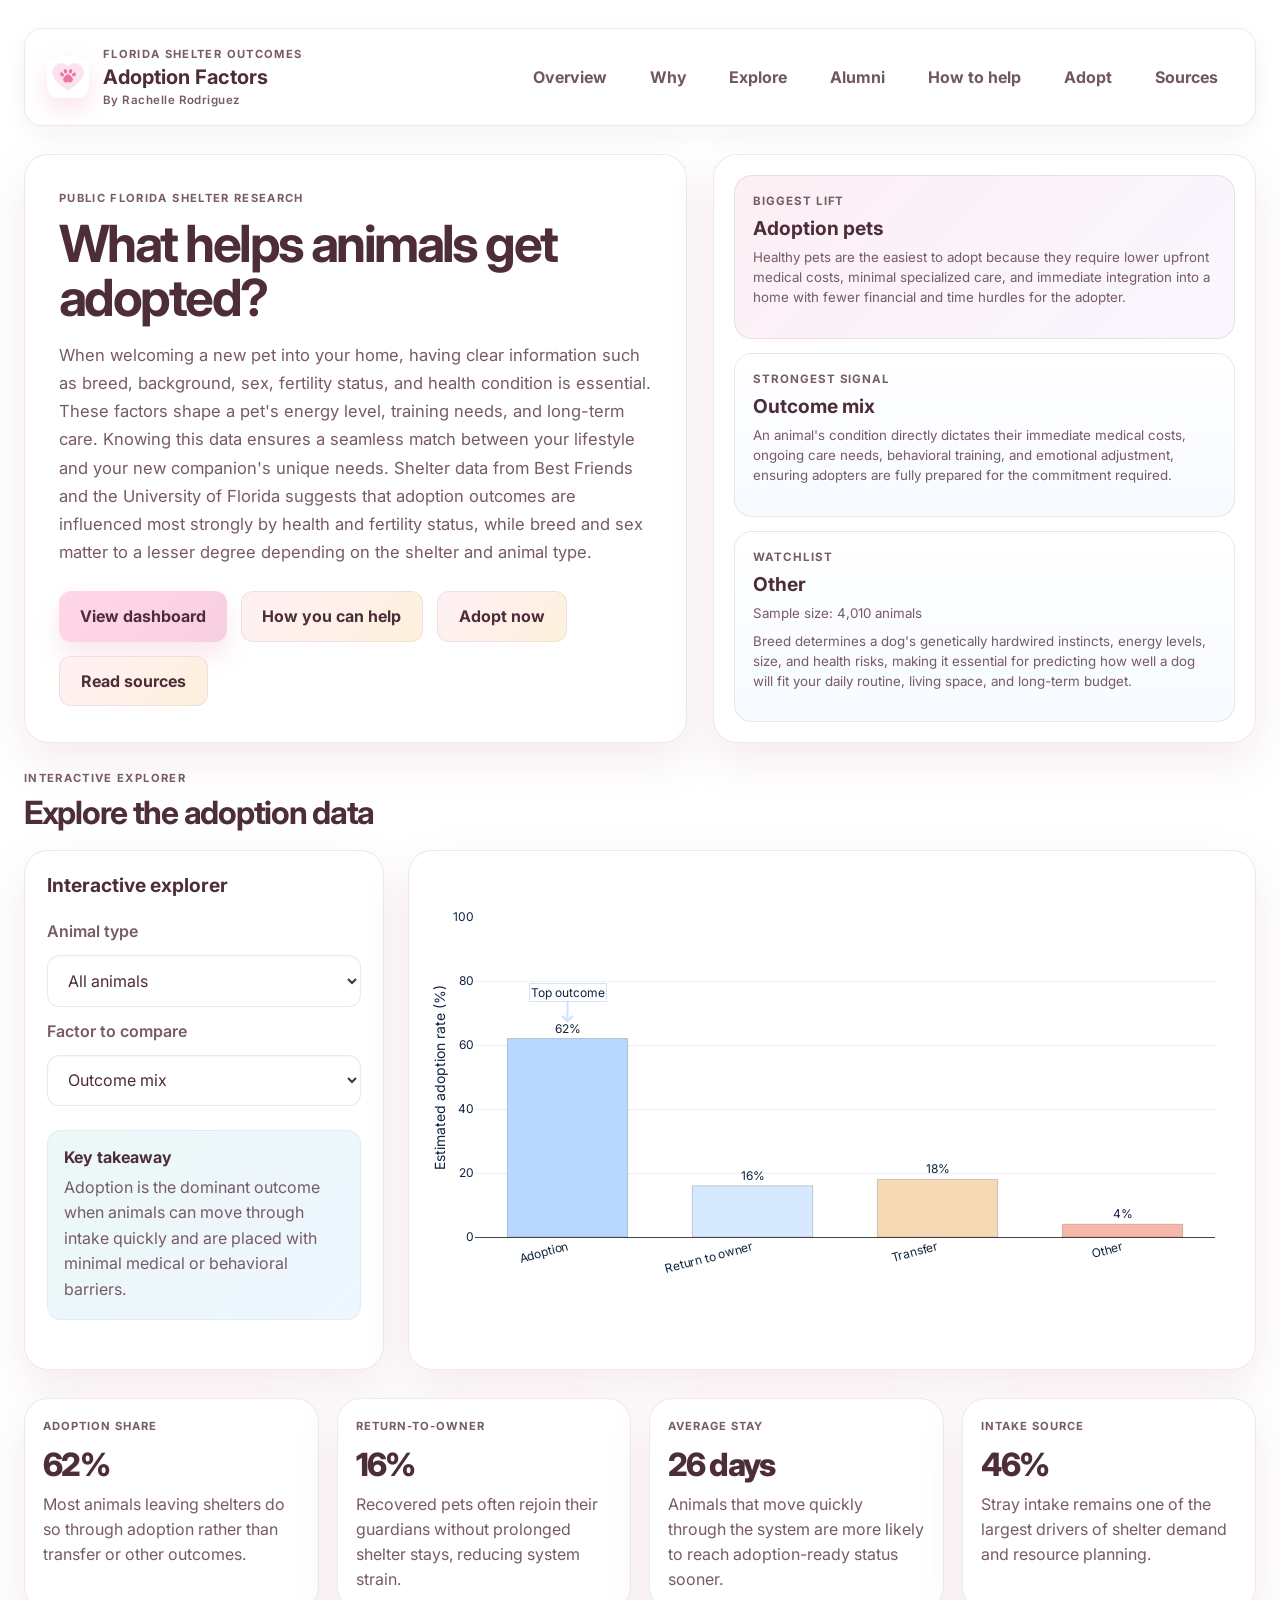
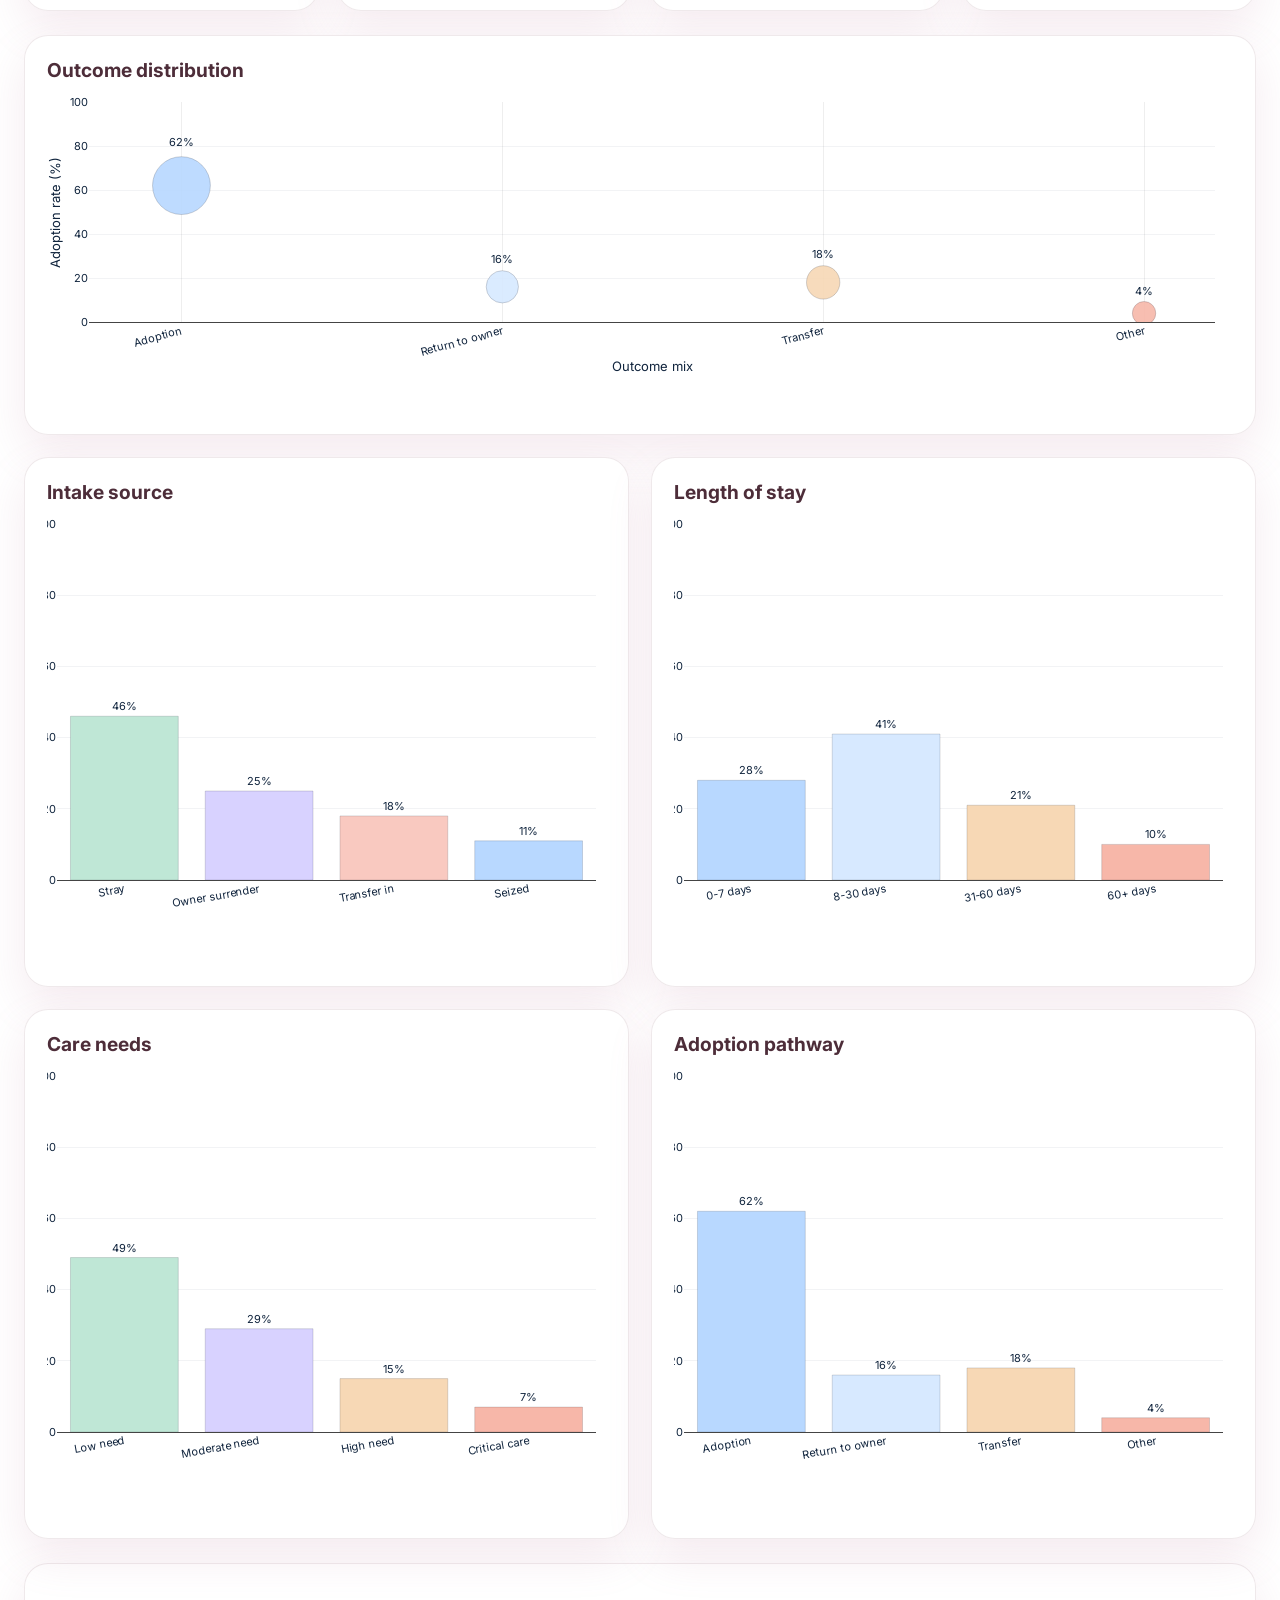
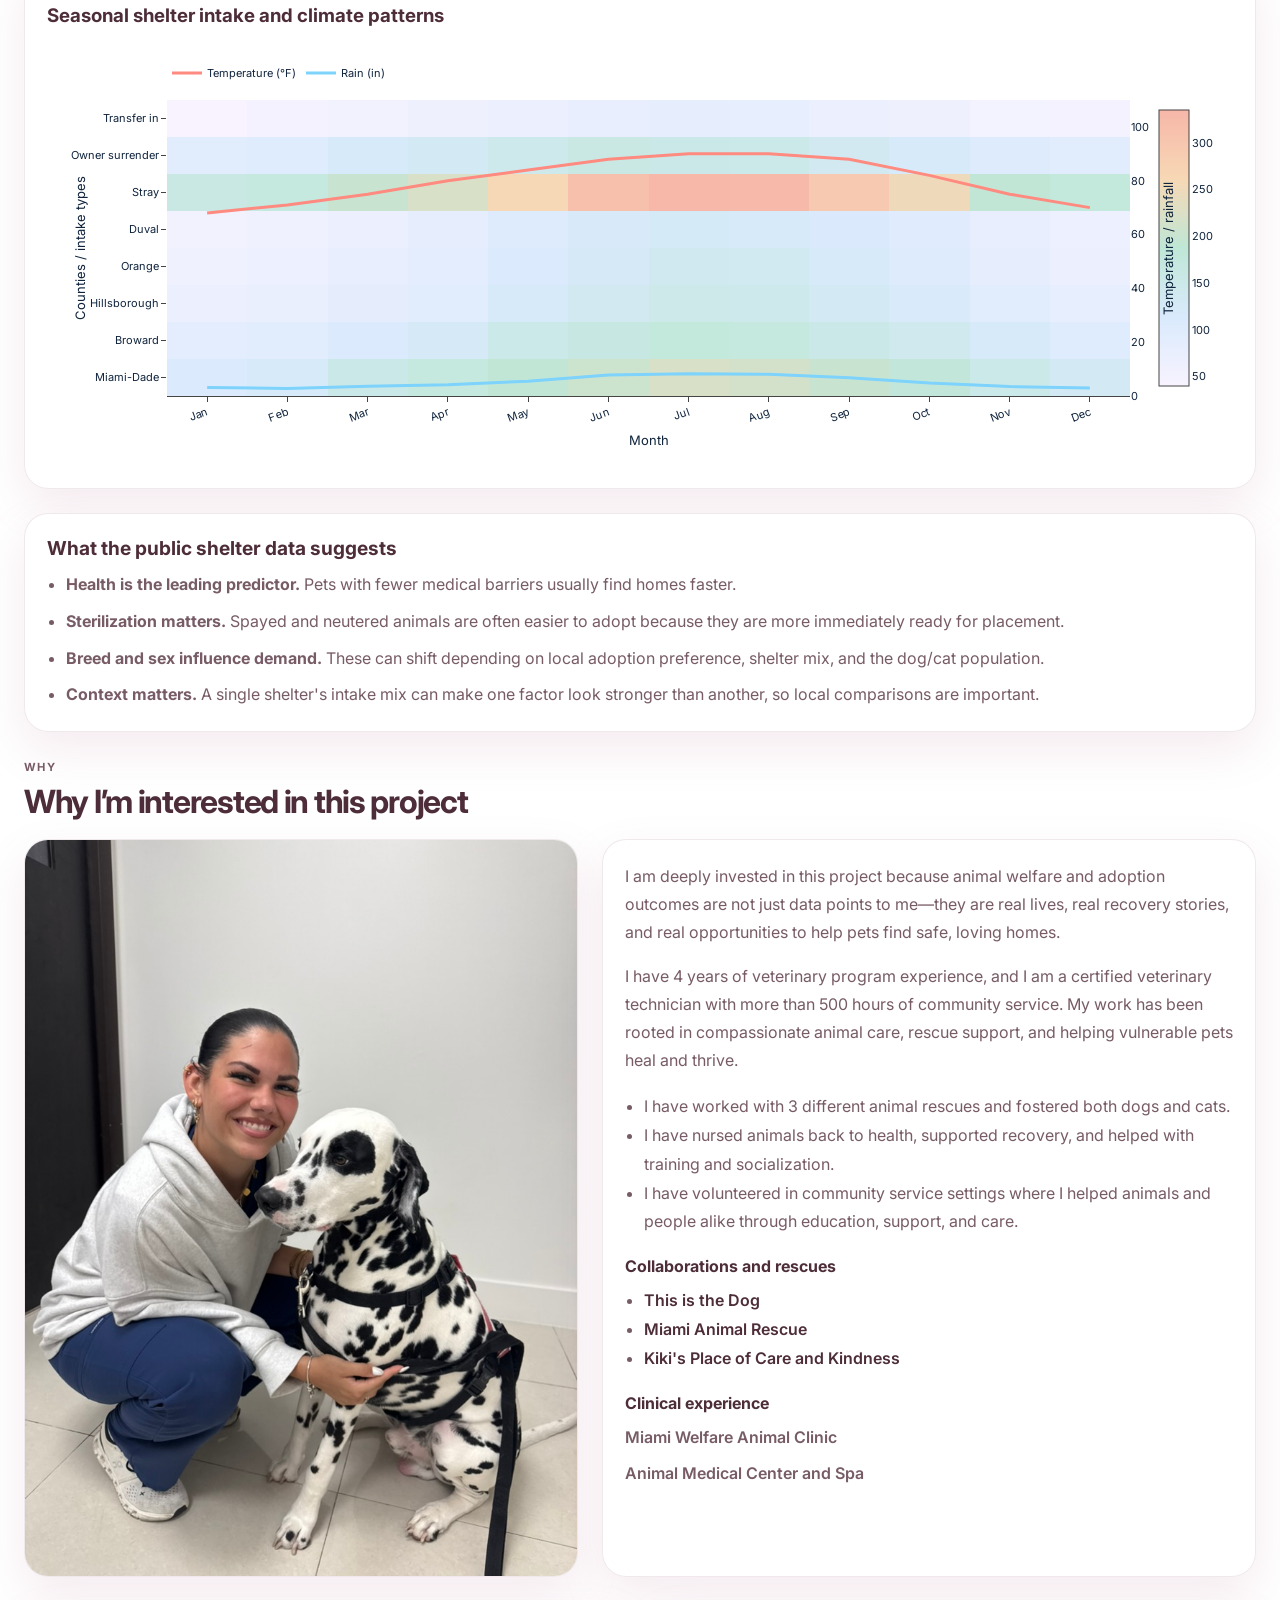
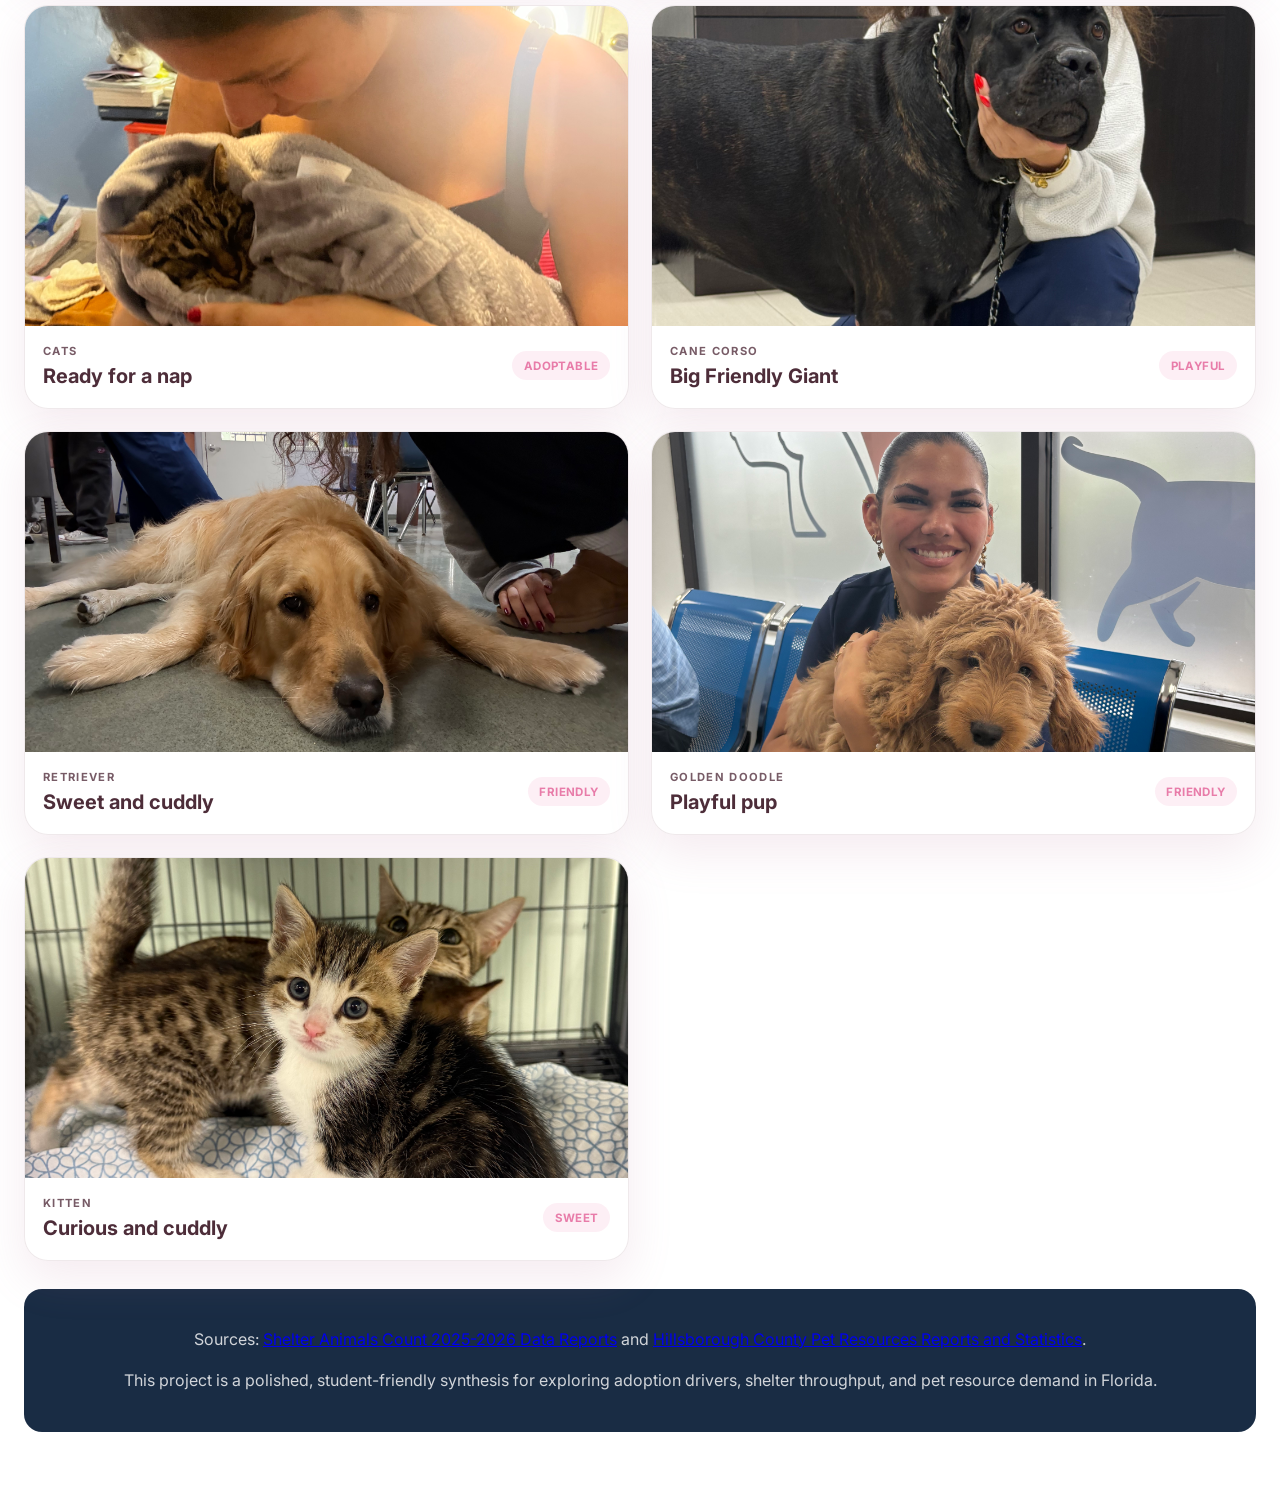
<file: index.html>
<!DOCTYPE html>
<html lang="en">
  <head>
    <meta charset="UTF-8" />
    <meta name="viewport" content="width=device-width, initial-scale=1.0" />
    <title>Florida Shelter Adoption Factors</title>
    <meta
      name="description"
      content="Interactive dashboard exploring how breed, fertility, sex, and health condition influence adoption outcomes in Florida animal shelters."
    />
    <link rel="preconnect" href="https://fonts.googleapis.com" />
    <link rel="preconnect" href="https://fonts.gstatic.com" crossorigin />
    <link
      href="https://fonts.googleapis.com/css2?family=Inter:wght@400;500;600;700;800&display=swap"
      rel="stylesheet"
    />
    <link rel="stylesheet" href="styles.css" />
  </head>
  <body>
    <div class="page-shell">
      <header class="topbar">
        <div class="brand-wrap">
          <div class="logo-mark">F</div>
          <div>
            <p class="eyebrow">Florida shelter outcomes</p>
            <h1>Adoption Factors</h1>
            <p class="author-credit">By Rachelle Rodriguez</p>
          </div>
        </div>
        <nav class="nav-links" aria-label="Main navigation">
          <a href="overview.html">Overview</a>
          <a href="why.html">Why</a>
          <a href="explore.html">Explore</a>
          <a href="alumni.html">Alumni</a>
          <a href="help.html">How to help</a>
          <a href="https://www.hssc.org/" target="_blank" rel="noreferrer">Adopt</a>
          <a href="sources.html">Sources</a>
        </nav>
      </header>

      <main>
        <section class="hero" id="overview">
          <div class="hero-copy">
            <p class="eyebrow">Public Florida shelter research</p>
            <h2>What helps animals get adopted?</h2>
            <p class="lead">
              When welcoming a new pet into your home, having clear information such as
              breed, background, sex, fertility status, and health condition is essential.
              These factors shape a pet's energy level, training needs, and long-term care.
              Knowing this data ensures a seamless match between your lifestyle and your new
              companion's unique needs. Shelter data from Best Friends and the University of
              Florida suggests that adoption outcomes are influenced most strongly by health
              and fertility status, while breed and sex matter to a lesser degree depending
              on the shelter and animal type.
            </p>
            <div class="cta-row">
              <a class="primary-btn" href="explore.html">View dashboard</a>
              <a class="secondary-btn" href="help.html">How you can help</a>
              <a class="secondary-btn" href="https://www.hssc.org/" target="_blank" rel="noreferrer">Adopt now</a>
              <a class="secondary-btn" href="sources.html">Read sources</a>
            </div>
          </div>

          <div class="hero-panel" aria-label="Summary metrics">
            <div class="metric-card highlight">
              <span class="label">Biggest lift</span>
              <strong id="best-factor">Healthy animals</strong>
              <small>Healthy pets are the easiest to adopt because they require lower upfront medical costs, minimal specialized care, and immediate integration into a home with fewer financial and time hurdles for the adopter.</small>
            </div>
            <div class="metric-card">
              <span class="label">Strongest signal</span>
              <strong id="strongest-signal">Spay/neuter status</strong>
              <small>An animal's condition directly dictates their immediate medical costs, ongoing care needs, behavioral training, and emotional adjustment, ensuring adopters are fully prepared for the commitment required.</small>
            </div>
            <div class="metric-card">
              <span class="label">Watchlist</span>
              <strong id="watchlist">Breed bias</strong>
              <small id="sample-size">Sample size: 0 animals</small>
              <small>Breed determines a dog's genetically hardwired instincts, energy levels, size, and health risks, making it essential for predicting how well a dog will fit your daily routine, living space, and long-term budget.</small>
            </div>
          </div>
        </section>

        <section class="dashboard-shell" id="explore">
          <div class="section-header">
            <p class="eyebrow">Interactive explorer</p>
            <h3>Explore the adoption data</h3>
          </div>

          <div class="dashboard">
            <div class="panel controls-panel">
              <h3>Interactive explorer</h3>
              <label for="speciesSelect">Animal type</label>
              <select id="speciesSelect">
                <option value="all">All animals</option>
                <option value="dogs">Dogs</option>
                <option value="cats">Cats</option>
              </select>

              <label for="factorSelect">Factor to compare</label>
              <select id="factorSelect">
                <option value="outcomes">Outcome mix</option>
                <option value="intake">Intake source</option>
                <option value="stay">Length of stay</option>
                <option value="care">Care needs</option>
              </select>

              <div class="legend-box">
                <h4>Key takeaway</h4>
                <p id="factorSummary">
                  Shelter outcomes are strongest when animals can move quickly through adoption,
                  with fewer medical and behavioral barriers.
                </p>
              </div>
            </div>

            <div class="panel chart-panel">
              <div id="primaryChart" aria-label="Primary adoption rate chart"></div>
            </div>
          </div>
        </section>

        <section class="stats-grid" aria-label="stat cards">
          <article class="stat-card">
            <div class="stat-topline">Adoption share</div>
            <div class="stat-value" id="stat-health">61%</div>
            <p>Most animals leaving shelters do so through adoption rather than transfer or other outcomes.</p>
          </article>
          <article class="stat-card">
            <div class="stat-topline">Return-to-owner</div>
            <div class="stat-value" id="stat-fertility">16%</div>
            <p>Recovered pets often rejoin their guardians without prolonged shelter stays, reducing system strain.</p>
          </article>
          <article class="stat-card">
            <div class="stat-topline">Average stay</div>
            <div class="stat-value" id="stat-sex">21 days</div>
            <p>Animals that move quickly through the system are more likely to reach adoption-ready status sooner.</p>
          </article>
          <article class="stat-card">
            <div class="stat-topline">Intake source</div>
            <div class="stat-value" id="stat-breed">46%</div>
            <p>Stray intake remains one of the largest drivers of shelter demand and resource planning.</p>
          </article>
        </section>

        <section class="social-grid" aria-label="Additional visual data cards">
          <div class="panel mini-panel scatter-panel">
            <h3>Outcome distribution</h3>
            <div id="scatterChart"></div>
          </div>
          <div class="panel mini-panel">
            <h3>Intake source</h3>
            <div id="intakeChart"></div>
          </div>
          <div class="panel mini-panel">
            <h3>Length of stay</h3>
            <div id="stayChart"></div>
          </div>
          <div class="panel mini-panel">
            <h3>Care needs</h3>
            <div id="careChart"></div>
          </div>
          <div class="panel mini-panel">
            <h3>Adoption pathway</h3>
            <div id="outcomeChart"></div>
          </div>
        </section>

        <section class="panel seasonal-panel" aria-label="Monthly seasonal shelter intake and climate overlay">
          <h3>Seasonal shelter intake and climate patterns</h3>
          <div id="seasonalChart"></div>
        </section>

        <section class="insight-section">
          <div class="panel narrative-panel">
            <h3>What the public shelter data suggests</h3>
            <ul>
              <li><strong>Health is the leading predictor.</strong> Pets with fewer medical barriers usually find homes faster.</li>
              <li><strong>Sterilization matters.</strong> Spayed and neutered animals are often easier to adopt because they are more immediately ready for placement.</li>
              <li><strong>Breed and sex influence demand.</strong> These can shift depending on local adoption preference, shelter mix, and the dog/cat population.</li>
              <li><strong>Context matters.</strong> A single shelter's intake mix can make one factor look stronger than another, so local comparisons are important.</li>
            </ul>
          </div>
        </section>

        <section class="why-section" id="why">
          <div class="section-header">
            <p class="eyebrow">Why</p>
            <h3>Why I’m interested in this project</h3>
          </div>

          <div class="why-grid">
            <div class="why-photo-panel">
              <img
                src="17F9A946-2564-462E-B0C4-1D0A967EEE27_1_105_c.jpeg"
                alt="A smiling person with a dalmatian dog"
                loading="lazy"
              />
            </div>

            <div class="why-copy panel">
              <p>
                I am deeply invested in this project because animal welfare and adoption outcomes are not just data points to me—they are real lives, real recovery stories, and real opportunities to help pets find safe, loving homes.
              </p>
              <p>
                I have 4 years of veterinary program experience, and I am a certified veterinary technician with more than 500 hours of community service. My work has been rooted in compassionate animal care, rescue support, and helping vulnerable pets heal and thrive.
              </p>

              <ul class="reason-list">
                <li>I have worked with 3 different animal rescues and fostered both dogs and cats.</li>
                <li>I have nursed animals back to health, supported recovery, and helped with training and socialization.</li>
                <li>I have volunteered in community service settings where I helped animals and people alike through education, support, and care.</li>
              </ul>

              <div class="organization-list">
                <h4>Collaborations and rescues</h4>
                <ul>
                  <li><a href="https://thisisthedog.org/" target="_blank" rel="noreferrer">This is the Dog</a></li>
                  <li><a href="https://www.miamianimalrescue.org/" target="_blank" rel="noreferrer">Miami Animal Rescue</a></li>
                  <li><a href="https://www.facebook.com/KikisPlaceofCareandKindness/" target="_blank" rel="noreferrer">Kiki's Place of Care and Kindness</a></li>
                </ul>
              </div>

              <div class="clinic-list">
                <h4>Clinical experience</h4>
                <p>Miami Welfare Animal Clinic</p>
                <p>Animal Medical Center and Spa</p>
              </div>
            </div>
          </div>
        </section>

        <section class="pet-gallery" aria-label="Dog and cat adoption gallery">
          <article class="pet-card">
            <img
              src="IMG_7923.jpeg"
              alt="Dog with a person in a shelter setting"
              loading="lazy"
            />
            <div class="pet-meta">
              <div>
                <p class="eyebrow">Cats</p>
                <h3>Ready for a nap</h3>
              </div>
              <span class="chip">Adoptable</span>
            </div>
          </article>

          <article class="pet-card">
            <img
              src="IMG_4111.jpeg"
              alt="Dog and volunteer during care"
              loading="lazy"
            />
            <div class="pet-meta">
              <div>
                <p class="eyebrow">Cane Corso</p>
                <h3>Big Friendly Giant</h3>
              </div>
              <span class="chip">Playful</span>
            </div>
          </article>

          <article class="pet-card">
            <img
              src="IMG_4006.jpeg"
              alt="Golden retriever resting calmly on the floor"
              loading="lazy"
            />
            <div class="pet-meta">
              <div>
                <p class="eyebrow">Retriever</p>
                <h3>Sweet and cuddly</h3>
              </div>
              <span class="chip">Friendly</span>
            </div>
          </article>

          <article class="pet-card">
            <img
              src="IMG_3644.jpeg"
              alt="Cat in a foster setting"
              loading="lazy"
            />
            <div class="pet-meta">
              <div>
                <p class="eyebrow">Golden Doodle</p>
                <h3>Playful pup</h3>
              </div>
              <span class="chip">Friendly</span>
            </div>
          </article>

          <article class="pet-card">
            <img
              src="IMG_4574.jpeg"
              alt="Kittens in rescue housing"
              loading="lazy"
            />
            <div class="pet-meta">
              <div>
                <p class="eyebrow">Kitten</p>
                <h3>Curious and cuddly</h3>
              </div>
              <span class="chip">Sweet</span>
            </div>
          </article>
        </section>
      </main>

      <footer class="footer" id="sources">
        <p>
          Sources: <a href="https://www.shelteranimalscount.org/explore-the-data/2025-2026-data-reports/" target="_blank" rel="noreferrer">Shelter Animals Count 2025-2026 Data Reports</a> and
          <a href="https://hcfl.gov/residents/animals-and-pets/pet-advocacy/pet-resources-reports-and-statistics" target="_blank" rel="noreferrer">Hillsborough County Pet Resources Reports and Statistics</a>.
        </p>
        <p>
          This project is a polished, student-friendly synthesis for exploring adoption drivers, shelter throughput, and pet resource demand in Florida.
        </p>
      </footer>
    </div>

    <script src="https://cdn.plot.ly/plotly-2.35.2.min.js"></script>
    <script src="script.js"></script>
  </body>
</html>
</file>
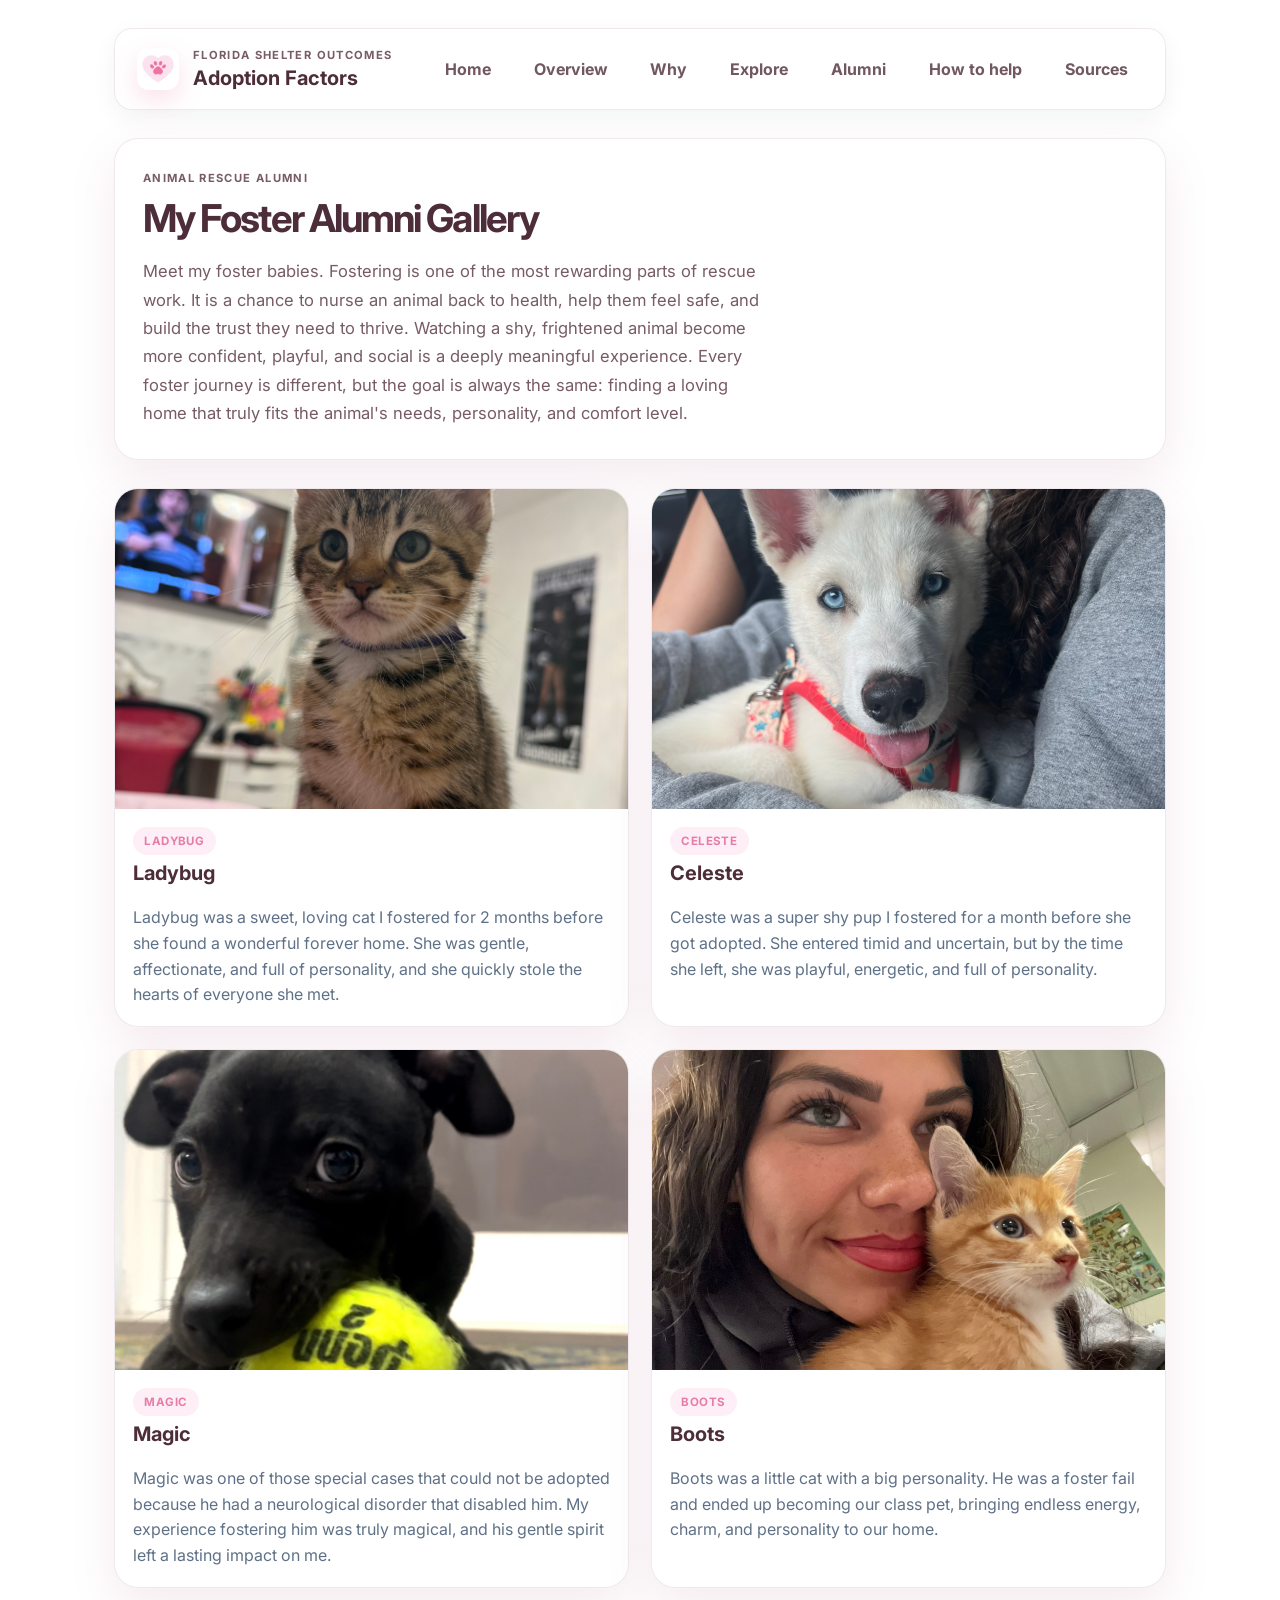
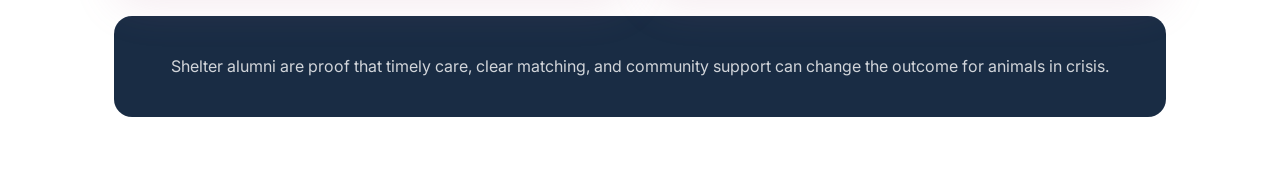
<file: alumni.html>
<!DOCTYPE html>
<html lang="en">
  <head>
    <meta charset="UTF-8" />
    <meta name="viewport" content="width=device-width, initial-scale=1.0" />
    <title>Alumni | Adoption Factors</title>
    <meta
      name="description"
      content="Alumni stories and adoption success stories from Florida shelter animals."
    />
    <link rel="preconnect" href="https://fonts.googleapis.com" />
    <link rel="preconnect" href="https://fonts.gstatic.com" crossorigin />
    <link
      href="https://fonts.googleapis.com/css2?family=Inter:wght@400;500;600;700;800&display=swap"
      rel="stylesheet"
    />
    <link rel="stylesheet" href="styles.css" />
  </head>
  <body>
    <div class="page-shell help-page-shell">
      <header class="topbar">
        <div class="brand-wrap">
          <div class="logo-mark">F</div>
          <div>
            <p class="eyebrow">Florida shelter outcomes</p>
            <h1>Adoption Factors</h1>
          </div>
        </div>
        <nav class="nav-links" aria-label="Main navigation">
          <a href="index.html">Home</a>
          <a href="overview.html">Overview</a>
          <a href="why.html">Why</a>
          <a href="explore.html">Explore</a>
          <a href="alumni.html" aria-current="page">Alumni</a>
          <a href="help.html">How to help</a>
          <a href="sources.html">Sources</a>
        </nav>
      </header>

      <main class="help-page-main">
        <section class="help-hero panel">
          <p class="eyebrow">Animal rescue alumni</p>
          <h2>My Foster Alumni Gallery</h2>
          <p class="lead">
            Meet my foster babies. Fostering is one of the most rewarding parts of rescue work. It is a chance to nurse an animal back to health,
            help them feel safe, and build the trust they need to thrive. Watching a shy, frightened animal become more confident,
            playful, and social is a deeply meaningful experience. Every foster journey is different, but the goal is always the same:
            finding a loving home that truly fits the animal's needs, personality, and comfort level.
          </p>
        </section>

        <section class="pet-gallery" aria-label="Alumni gallery template">
          <article class="pet-card">
            <img src="IMG_6361.jpeg" alt="Ladybug the cat" />
            <div class="pet-meta">
              <div>
                <span class="chip">Ladybug</span>
                <h3>Ladybug</h3>
              </div>
            </div>
            <p style="padding: 0 18px 18px; margin: 0; color: #5f7187; line-height: 1.6;">
              Ladybug was a sweet, loving cat I fostered for 2 months before she found a wonderful forever home.
              She was gentle, affectionate, and full of personality, and she quickly stole the hearts of everyone she met.
            </p>
          </article>

          <article class="pet-card">
            <img src="IMG_9308.jpeg" alt="Celeste the dog" />
            <div class="pet-meta">
              <div>
                <span class="chip">Celeste</span>
                <h3>Celeste</h3>
              </div>
            </div>
            <p style="padding: 0 18px 18px; margin: 0; color: #5f7187; line-height: 1.6;">
              Celeste was a super shy pup I fostered for a month before she got adopted. She entered timid and uncertain,
              but by the time she left, she was playful, energetic, and full of personality.
            </p>
          </article>

          <article class="pet-card">
            <img src="IMG_1882.jpeg" alt="Magic the cat" />
            <div class="pet-meta">
              <div>
                <span class="chip">Magic</span>
                <h3>Magic</h3>
              </div>
            </div>
            <p style="padding: 0 18px 18px; margin: 0; color: #5f7187; line-height: 1.6;">
              Magic was one of those special cases that could not be adopted because he had a neurological disorder that disabled him.
              My experience fostering him was truly magical, and his gentle spirit left a lasting impact on me.
            </p>
          </article>

          <article class="pet-card">
            <img src="IMG_8239 2.JPG" alt="Boots the cat" />
            <div class="pet-meta">
              <div>
                <span class="chip">Boots</span>
                <h3>Boots</h3>
              </div>
            </div>
            <p style="padding: 0 18px 18px; margin: 0; color: #5f7187; line-height: 1.6;">
              Boots was a little cat with a big personality. He was a foster fail and ended up becoming our class pet,
              bringing endless energy, charm, and personality to our home.
            </p>
          </article>
        </section>

      </main>

      <footer class="footer">
        <p>
          Shelter alumni are proof that timely care, clear matching, and community support can change the outcome for animals in crisis.
        </p>
      </footer>
    </div>
  </body>
</html>
</file>
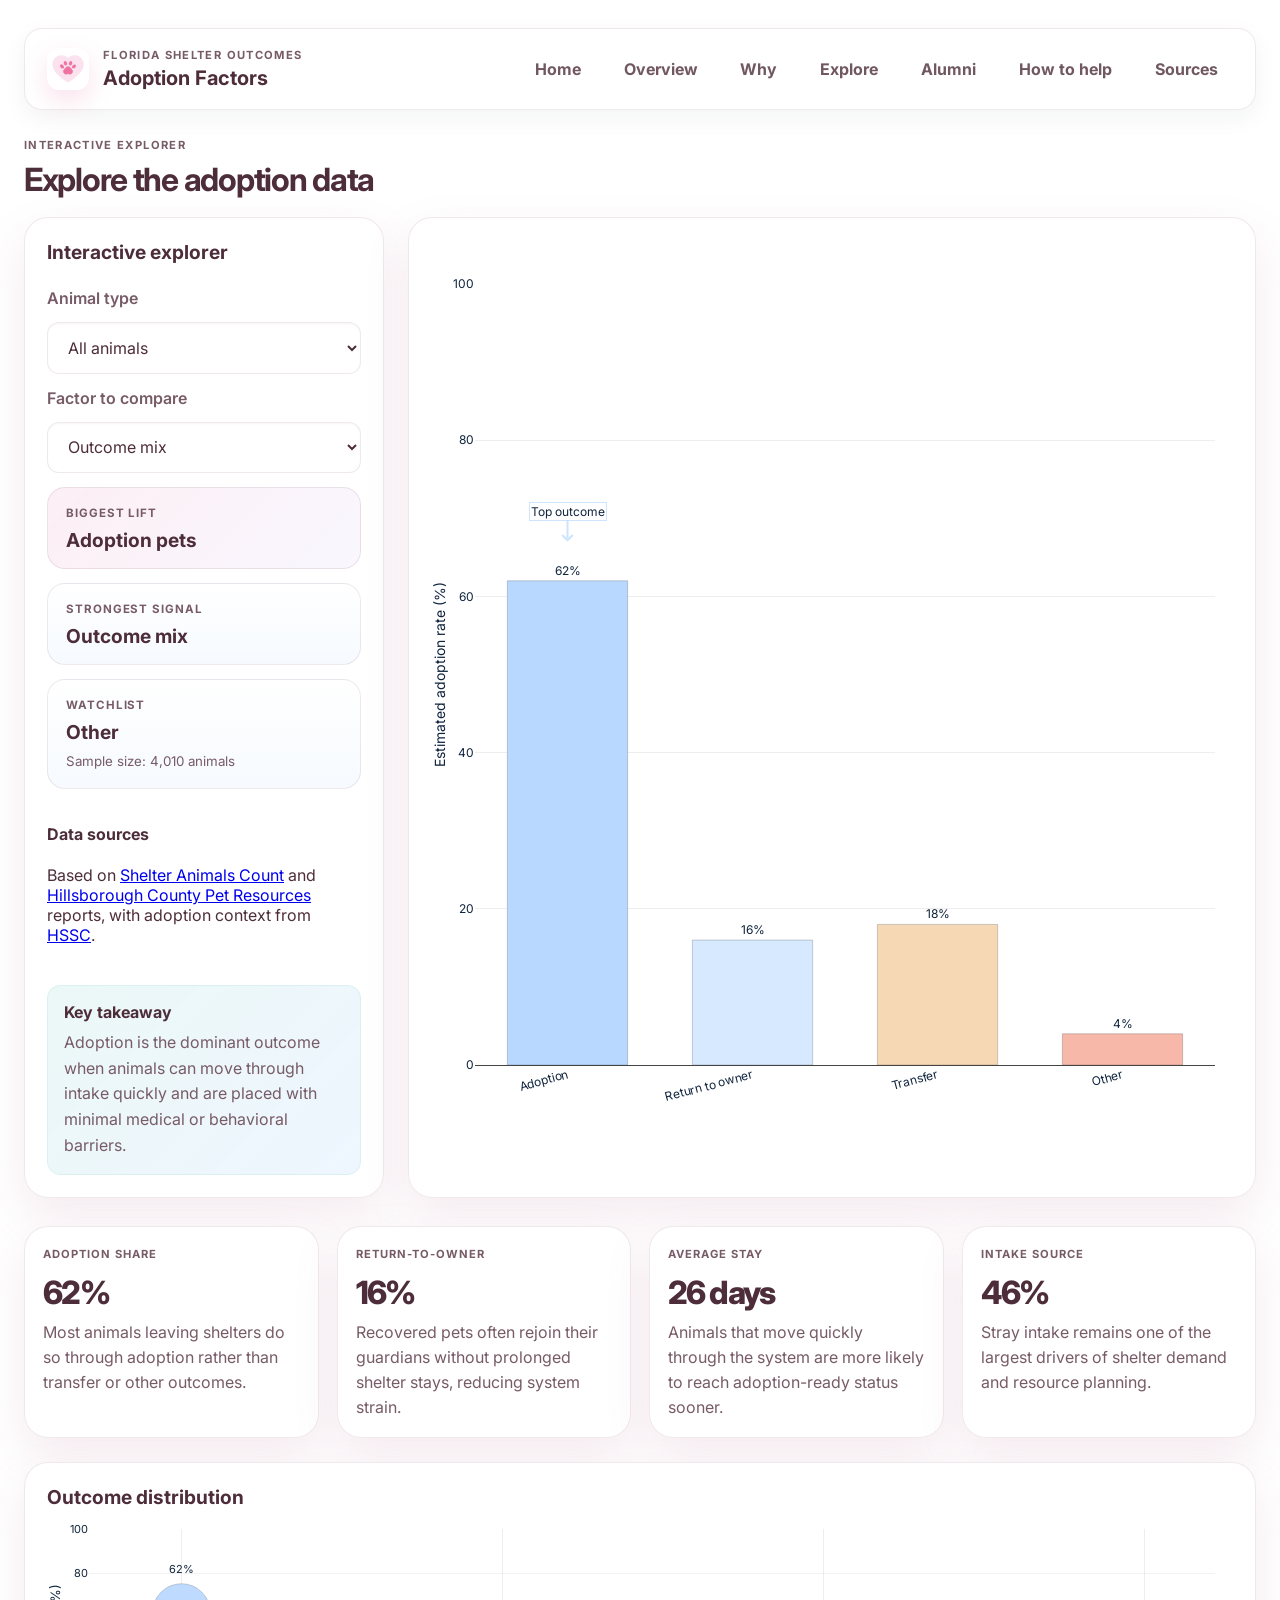
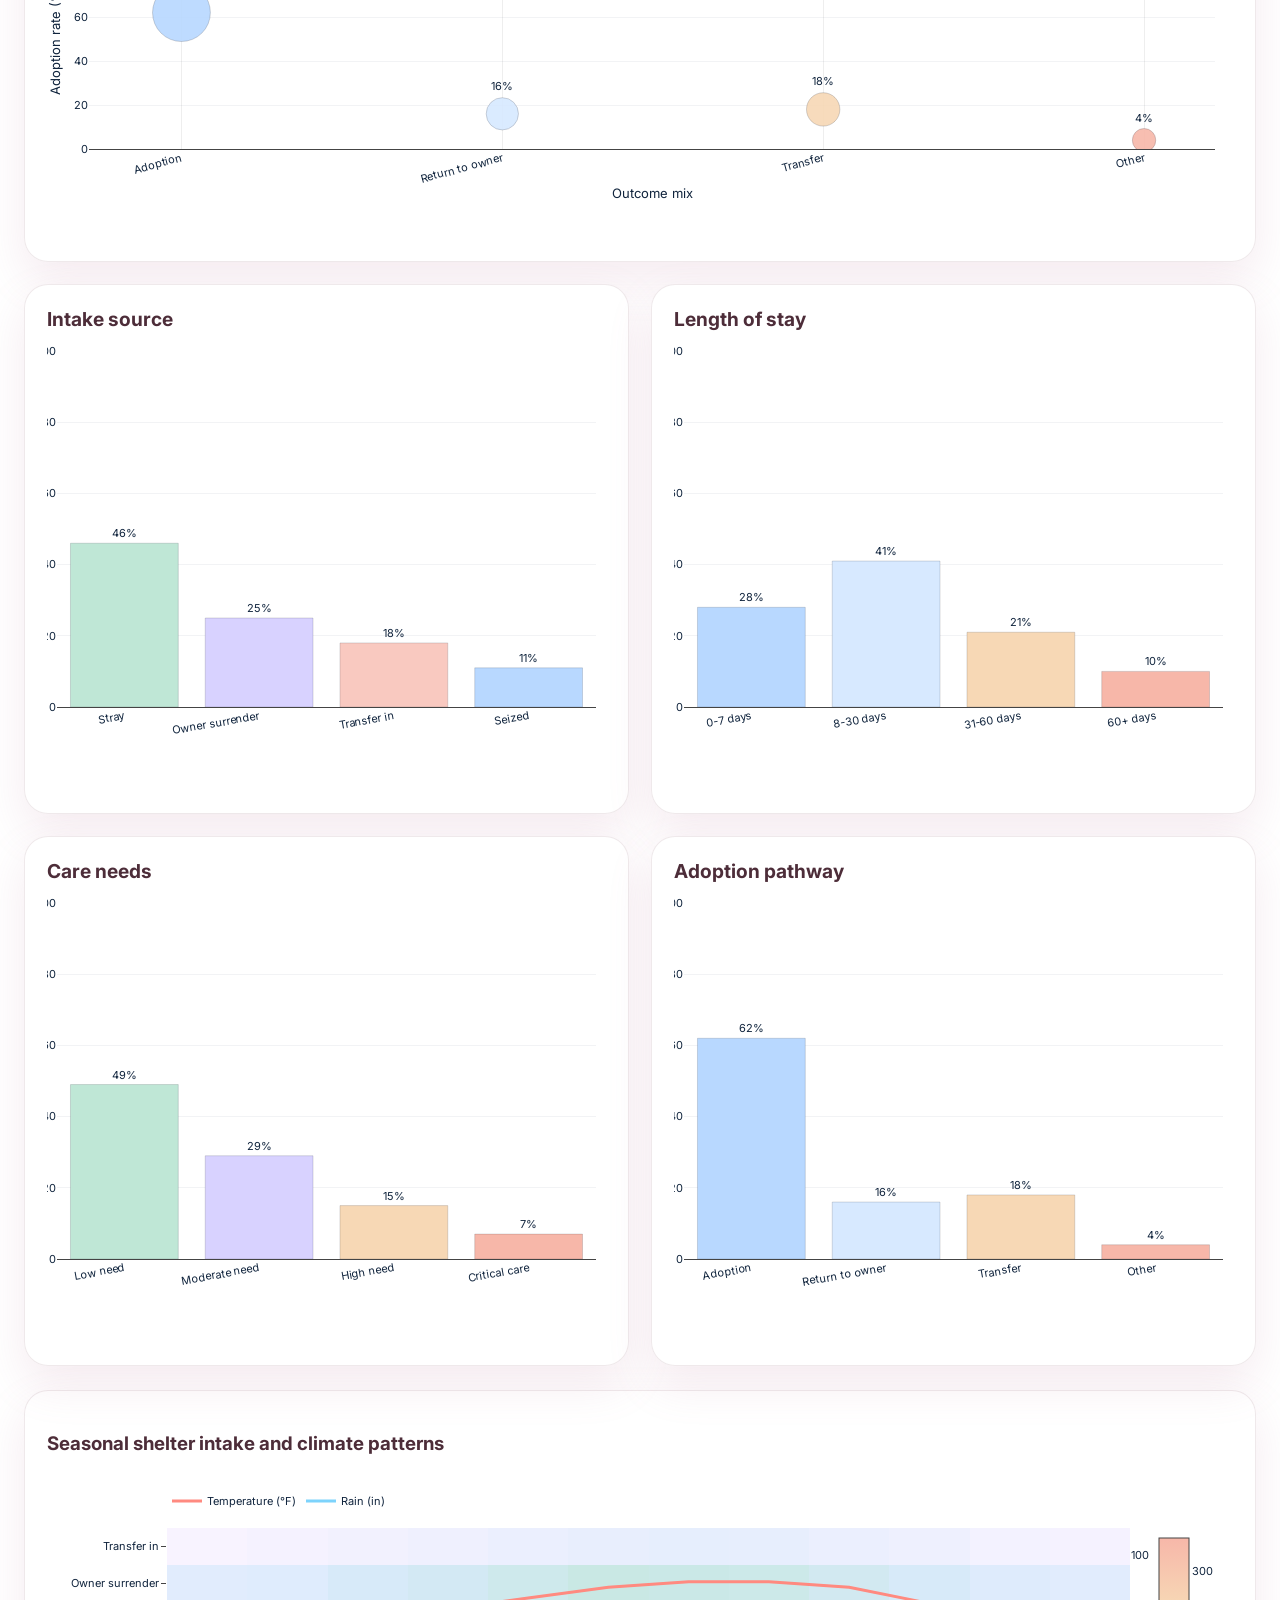
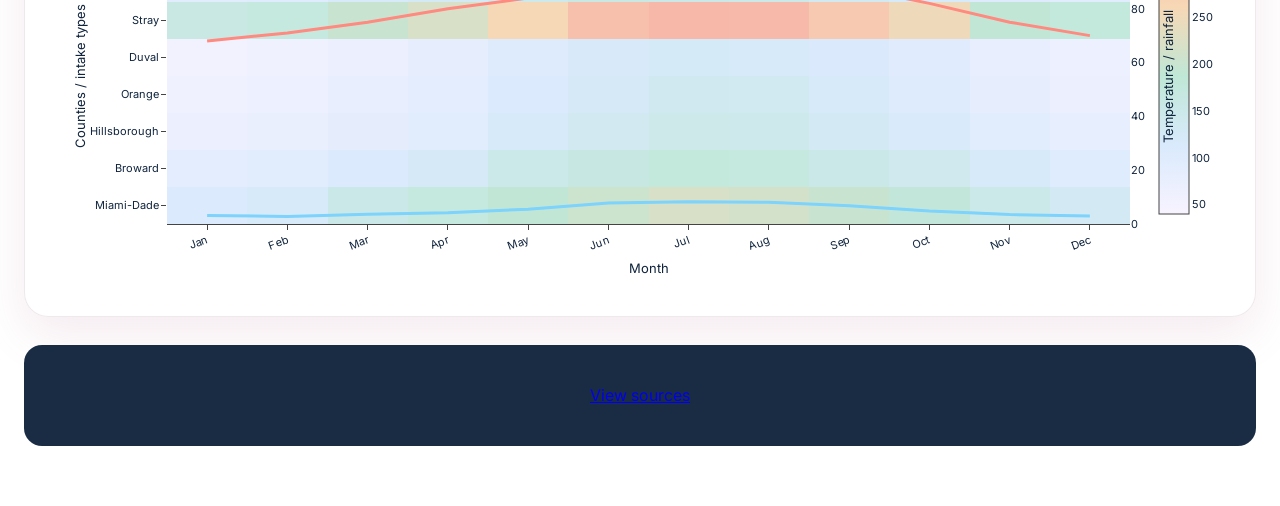
<file: explore.html>
<!DOCTYPE html>
<html lang="en">
  <head>
    <meta charset="UTF-8" />
    <meta name="viewport" content="width=device-width, initial-scale=1.0" />
    <title>Explore | Adoption Factors</title>
    <meta
      name="description"
      content="Interactive exploration of shelter outcomes, intake sources, length of stay, and care needs in Florida shelters."
    />
    <link rel="preconnect" href="https://fonts.googleapis.com" />
    <link rel="preconnect" href="https://fonts.gstatic.com" crossorigin />
    <link
      href="https://fonts.googleapis.com/css2?family=Inter:wght@400;500;600;700;800&display=swap"
      rel="stylesheet"
    />
    <link rel="stylesheet" href="styles.css" />
  </head>
  <body>
    <div class="page-shell">
      <header class="topbar">
        <div class="brand-wrap">
          <div class="logo-mark">F</div>
          <div>
            <p class="eyebrow">Florida shelter outcomes</p>
            <h1>Adoption Factors</h1>
          </div>
        </div>
        <nav class="nav-links" aria-label="Main navigation">
          <a href="index.html">Home</a>
          <a href="overview.html">Overview</a>
          <a href="why.html">Why</a>
          <a href="explore.html" aria-current="page">Explore</a>
          <a href="alumni.html">Alumni</a>
          <a href="help.html">How to help</a>
          <a href="sources.html">Sources</a>
        </nav>
      </header>

      <main>
        <section class="dashboard-shell" id="explore">
          <div class="section-header">
            <p class="eyebrow">Interactive explorer</p>
            <h3>Explore the adoption data</h3>
          </div>

          <div class="dashboard">
            <div class="panel controls-panel">
              <h3>Interactive explorer</h3>
              <label for="speciesSelect">Animal type</label>
              <select id="speciesSelect">
                <option value="all">All animals</option>
                <option value="dogs">Dogs</option>
                <option value="cats">Cats</option>
              </select>

              <label for="factorSelect">Factor to compare</label>
              <select id="factorSelect">
                <option value="outcomes">Outcome mix</option>
                <option value="intake">Intake source</option>
                <option value="stay">Length of stay</option>
                <option value="care">Care needs</option>
              </select>

              <div class="metric-card highlight">
                <span class="label">Biggest lift</span>
                <strong id="best-factor">Healthy animals</strong>
              </div>
              <div class="metric-card">
                <span class="label">Strongest signal</span>
                <strong id="strongest-signal">Outcome mix</strong>
              </div>
              <div class="metric-card">
                <span class="label">Watchlist</span>
                <strong id="watchlist">Transfer</strong>
                <small id="sample-size">Sample size: 0 animals</small>
              </div>

              <div class="source-box">
                <h4>Data sources</h4>
                <p id="sourceLinksText">
                  Based on Shelter Animals Count and Hillsborough County animal resource reports.
                </p>
              </div>

              <div class="legend-box">
                <h4>Key takeaway</h4>
                <p id="factorSummary">
                  Shelter outcomes are strongest when animals can move quickly through adoption,
                  with fewer medical and behavioral barriers.
                </p>
              </div>
            </div>

            <div class="panel chart-panel">
              <div id="primaryChart" aria-label="Primary adoption rate chart"></div>
            </div>
          </div>
        </section>

        <section class="stats-grid" aria-label="stat cards">
          <article class="stat-card">
            <div class="stat-topline">Adoption share</div>
            <div class="stat-value" id="stat-health">61%</div>
            <p>Most animals leaving shelters do so through adoption rather than transfer or other outcomes.</p>
          </article>
          <article class="stat-card">
            <div class="stat-topline">Return-to-owner</div>
            <div class="stat-value" id="stat-fertility">16%</div>
            <p>Recovered pets often rejoin their guardians without prolonged shelter stays, reducing system strain.</p>
          </article>
          <article class="stat-card">
            <div class="stat-topline">Average stay</div>
            <div class="stat-value" id="stat-sex">21 days</div>
            <p>Animals that move quickly through the system are more likely to reach adoption-ready status sooner.</p>
          </article>
          <article class="stat-card">
            <div class="stat-topline">Intake source</div>
            <div class="stat-value" id="stat-breed">46%</div>
            <p>Stray intake remains one of the largest drivers of shelter demand and resource planning.</p>
          </article>
        </section>

        <section class="social-grid" aria-label="Additional visual data cards">
          <div class="panel mini-panel scatter-panel">
            <h3>Outcome distribution</h3>
            <div id="scatterChart"></div>
          </div>
          <div class="panel mini-panel">
            <h3>Intake source</h3>
            <div id="intakeChart"></div>
          </div>
          <div class="panel mini-panel">
            <h3>Length of stay</h3>
            <div id="stayChart"></div>
          </div>
          <div class="panel mini-panel">
            <h3>Care needs</h3>
            <div id="careChart"></div>
          </div>
          <div class="panel mini-panel">
            <h3>Adoption pathway</h3>
            <div id="outcomeChart"></div>
          </div>
        </section>

        <section class="panel seasonal-panel" aria-label="Monthly seasonal shelter intake and climate overlay">
          <h3>Seasonal shelter intake and climate patterns</h3>
          <div id="seasonalChart"></div>
        </section>
      </main>

      <footer class="footer" id="sources">
        <p>
          <a href="sources.html">View sources</a>
        </p>
      </footer>
    </div>

    <script src="https://cdn.plot.ly/plotly-2.35.2.min.js"></script>
    <script src="script.js"></script>
  </body>
</html>
</file>
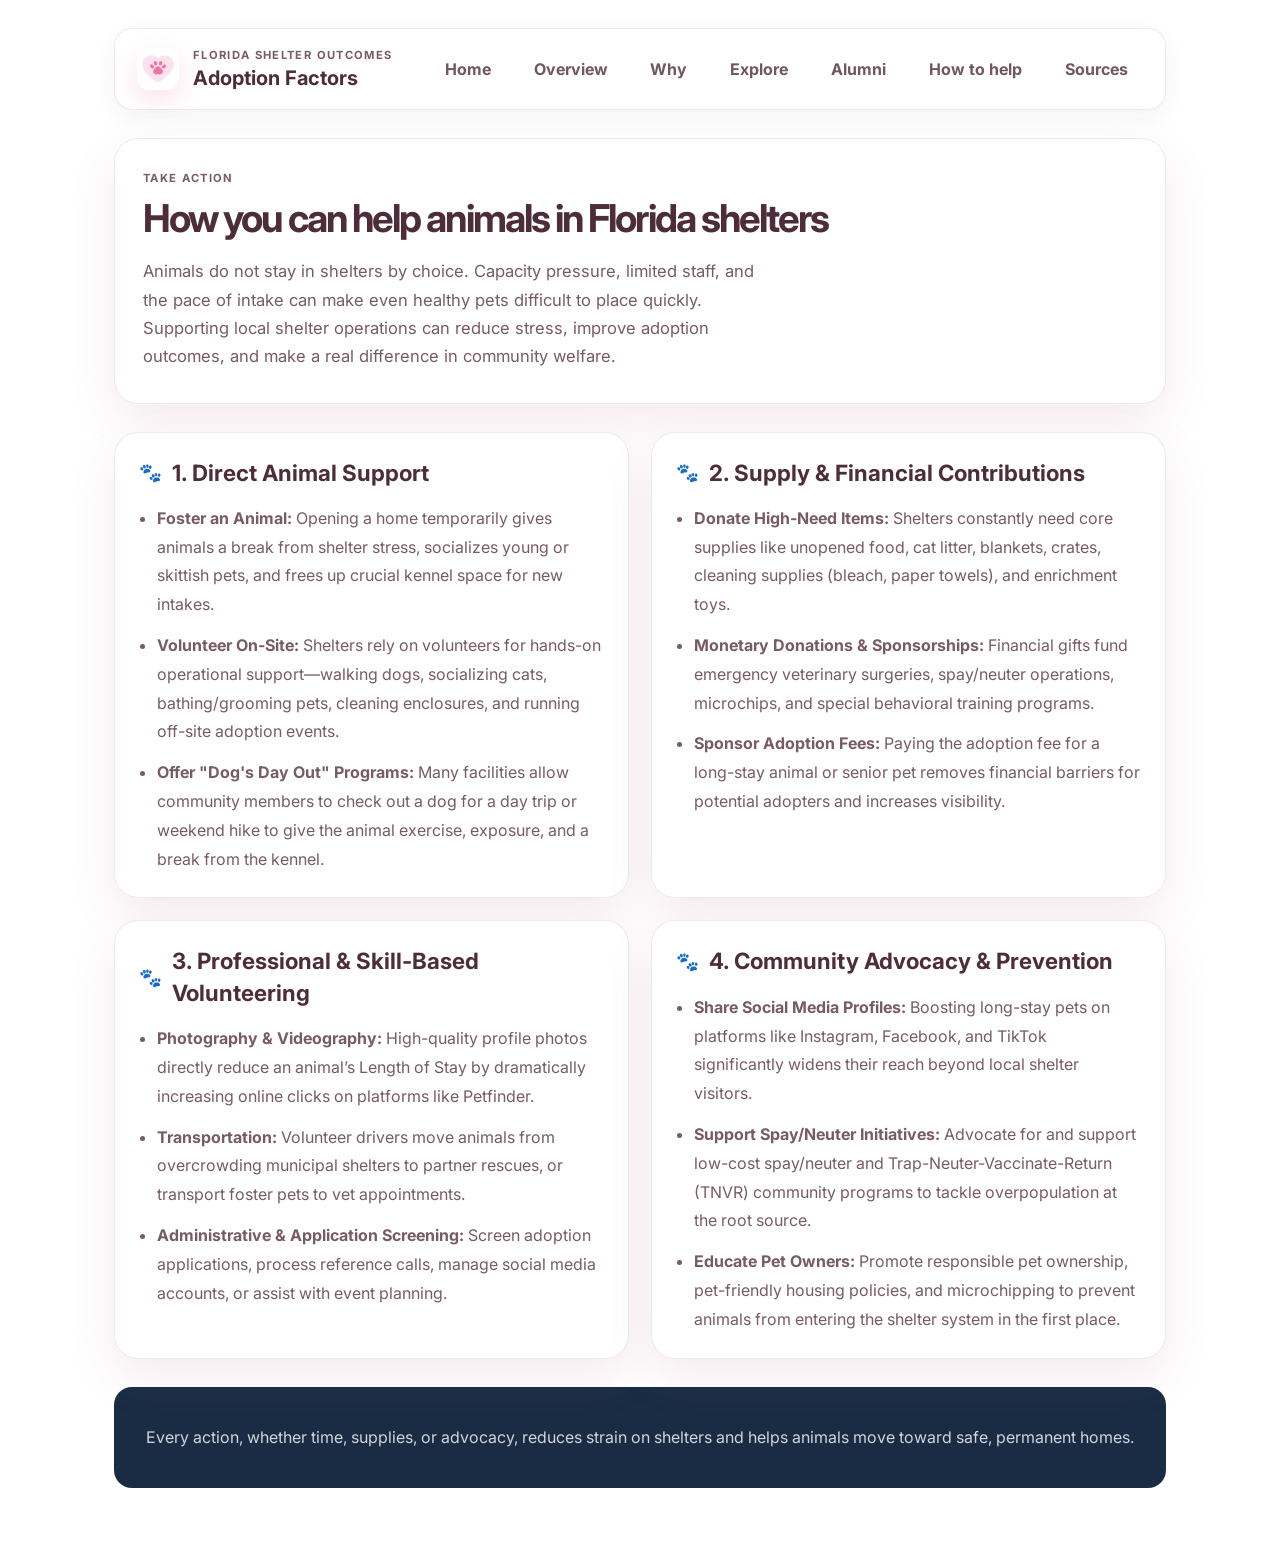
<file: help.html>
<!DOCTYPE html>
<html lang="en">
  <head>
    <meta charset="UTF-8" />
    <meta name="viewport" content="width=device-width, initial-scale=1.0" />
    <title>How You Can Help | Adoption Factors</title>
    <meta
      name="description"
      content="Ways to support shelters and rescue organizations through volunteering, donations, advocacy, and community action."
    />
    <link rel="preconnect" href="https://fonts.googleapis.com" />
    <link rel="preconnect" href="https://fonts.gstatic.com" crossorigin />
    <link
      href="https://fonts.googleapis.com/css2?family=Inter:wght@400;500;600;700;800&display=swap"
      rel="stylesheet"
    />
    <link rel="stylesheet" href="styles.css" />
  </head>
  <body>
    <div class="page-shell help-page-shell">
      <header class="topbar">
        <div class="brand-wrap">
          <div class="logo-mark">F</div>
          <div>
            <p class="eyebrow">Florida shelter outcomes</p>
            <h1>Adoption Factors</h1>
          </div>
        </div>
        <nav class="nav-links" aria-label="Main navigation">
          <a href="index.html">Home</a>
          <a href="overview.html">Overview</a>
          <a href="why.html">Why</a>
          <a href="explore.html">Explore</a>
          <a href="alumni.html">Alumni</a>
          <a href="help.html" aria-current="page">How to help</a>
          <a href="sources.html">Sources</a>
        </nav>
      </header>

      <main class="help-page-main">
        <section class="help-hero panel">
          <p class="eyebrow">Take action</p>
          <h2>How you can help animals in Florida shelters</h2>
          <p class="lead">
            Animals do not stay in shelters by choice. Capacity pressure, limited staff, and
            the pace of intake can make even healthy pets difficult to place quickly. Supporting
            local shelter operations can reduce stress, improve adoption outcomes, and make a
            real difference in community welfare.
          </p>
        </section>

        <section class="help-grid">
          <article class="help-section panel">
            <h3 class="paw-heading">1. Direct Animal Support</h3>
            <ul>
              <li><strong>Foster an Animal:</strong> Opening a home temporarily gives animals a break from shelter stress, socializes young or skittish pets, and frees up crucial kennel space for new intakes.</li>
              <li><strong>Volunteer On-Site:</strong> Shelters rely on volunteers for hands-on operational support—walking dogs, socializing cats, bathing/grooming pets, cleaning enclosures, and running off-site adoption events.</li>
              <li><strong>Offer "Dog's Day Out" Programs:</strong> Many facilities allow community members to check out a dog for a day trip or weekend hike to give the animal exercise, exposure, and a break from the kennel.</li>
            </ul>
          </article>

          <article class="help-section panel">
            <h3 class="paw-heading">2. Supply &amp; Financial Contributions</h3>
            <ul>
              <li><strong>Donate High-Need Items:</strong> Shelters constantly need core supplies like unopened food, cat litter, blankets, crates, cleaning supplies (bleach, paper towels), and enrichment toys.</li>
              <li><strong>Monetary Donations &amp; Sponsorships:</strong> Financial gifts fund emergency veterinary surgeries, spay/neuter operations, microchips, and special behavioral training programs.</li>
              <li><strong>Sponsor Adoption Fees:</strong> Paying the adoption fee for a long-stay animal or senior pet removes financial barriers for potential adopters and increases visibility.</li>
            </ul>
          </article>

          <article class="help-section panel">
            <h3 class="paw-heading">3. Professional &amp; Skill-Based Volunteering</h3>
            <ul>
              <li><strong>Photography &amp; Videography:</strong> High-quality profile photos directly reduce an animal’s Length of Stay by dramatically increasing online clicks on platforms like Petfinder.</li>
              <li><strong>Transportation:</strong> Volunteer drivers move animals from overcrowding municipal shelters to partner rescues, or transport foster pets to vet appointments.</li>
              <li><strong>Administrative &amp; Application Screening:</strong> Screen adoption applications, process reference calls, manage social media accounts, or assist with event planning.</li>
            </ul>
          </article>

          <article class="help-section panel">
            <h3 class="paw-heading">4. Community Advocacy &amp; Prevention</h3>
            <ul>
              <li><strong>Share Social Media Profiles:</strong> Boosting long-stay pets on platforms like Instagram, Facebook, and TikTok significantly widens their reach beyond local shelter visitors.</li>
              <li><strong>Support Spay/Neuter Initiatives:</strong> Advocate for and support low-cost spay/neuter and Trap-Neuter-Vaccinate-Return (TNVR) community programs to tackle overpopulation at the root source.</li>
              <li><strong>Educate Pet Owners:</strong> Promote responsible pet ownership, pet-friendly housing policies, and microchipping to prevent animals from entering the shelter system in the first place.</li>
            </ul>
          </article>
        </section>
      </main>

      <footer class="footer" id="sources">
        <p>
          Every action, whether time, supplies, or advocacy, reduces strain on shelters and
          helps animals move toward safe, permanent homes.
        </p>
      </footer>
    </div>
  </body>
</html>
</file>
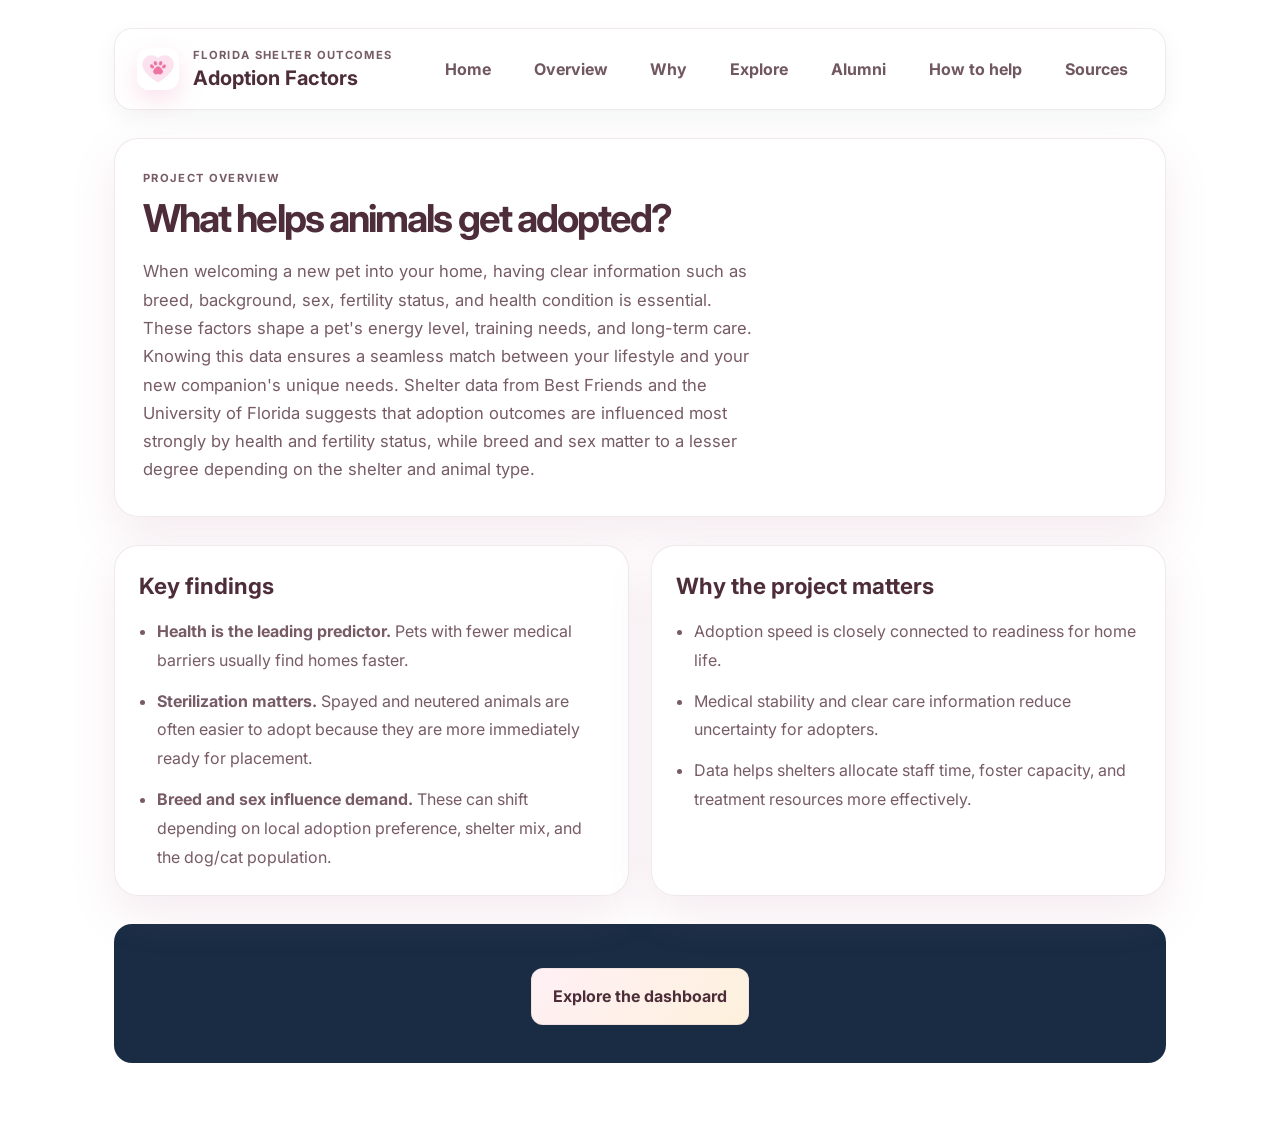
<file: overview.html>
<!DOCTYPE html>
<html lang="en">
  <head>
    <meta charset="UTF-8" />
    <meta name="viewport" content="width=device-width, initial-scale=1.0" />
    <title>Overview | Adoption Factors</title>
    <meta
      name="description"
      content="Overview of the shelter adoption factors project and the main findings around health, fertility, and adoption readiness."
    />
    <link rel="preconnect" href="https://fonts.googleapis.com" />
    <link rel="preconnect" href="https://fonts.gstatic.com" crossorigin />
    <link
      href="https://fonts.googleapis.com/css2?family=Inter:wght@400;500;600;700;800&display=swap"
      rel="stylesheet"
    />
    <link rel="stylesheet" href="styles.css" />
  </head>
  <body>
    <div class="page-shell help-page-shell">
      <header class="topbar">
        <div class="brand-wrap">
          <div class="logo-mark">F</div>
          <div>
            <p class="eyebrow">Florida shelter outcomes</p>
            <h1>Adoption Factors</h1>
          </div>
        </div>
        <nav class="nav-links" aria-label="Main navigation">
          <a href="index.html">Home</a>
          <a href="overview.html" aria-current="page">Overview</a>
          <a href="why.html">Why</a>
          <a href="explore.html">Explore</a>
          <a href="alumni.html">Alumni</a>
          <a href="help.html">How to help</a>
          <a href="sources.html">Sources</a>
        </nav>
      </header>

      <main class="help-page-main">
        <section class="help-hero panel">
          <p class="eyebrow">Project overview</p>
          <h2>What helps animals get adopted?</h2>
          <p class="lead">
            When welcoming a new pet into your home, having clear information such as breed,
            background, sex, fertility status, and health condition is essential. These factors
            shape a pet's energy level, training needs, and long-term care. Knowing this data
            ensures a seamless match between your lifestyle and your new companion's unique needs.
            Shelter data from Best Friends and the University of Florida suggests that adoption
            outcomes are influenced most strongly by health and fertility status, while breed and sex
            matter to a lesser degree depending on the shelter and animal type.
          </p>
        </section>

        <section class="help-grid">
          <article class="help-section panel">
            <h3>Key findings</h3>
            <ul>
              <li><strong>Health is the leading predictor.</strong> Pets with fewer medical barriers usually find homes faster.</li>
              <li><strong>Sterilization matters.</strong> Spayed and neutered animals are often easier to adopt because they are more immediately ready for placement.</li>
              <li><strong>Breed and sex influence demand.</strong> These can shift depending on local adoption preference, shelter mix, and the dog/cat population.</li>
            </ul>
          </article>

          <article class="help-section panel">
            <h3>Why the project matters</h3>
            <ul>
              <li>Adoption speed is closely connected to readiness for home life.</li>
              <li>Medical stability and clear care information reduce uncertainty for adopters.</li>
              <li>Data helps shelters allocate staff time, foster capacity, and treatment resources more effectively.</li>
            </ul>
          </article>
        </section>
      </main>

      <footer class="footer">
        <p>
          <a href="explore.html" class="secondary-btn" style="display:inline-flex; margin-top: 6px;">Explore the dashboard</a>
        </p>
      </footer>
    </div>
  </body>
</html>
</file>
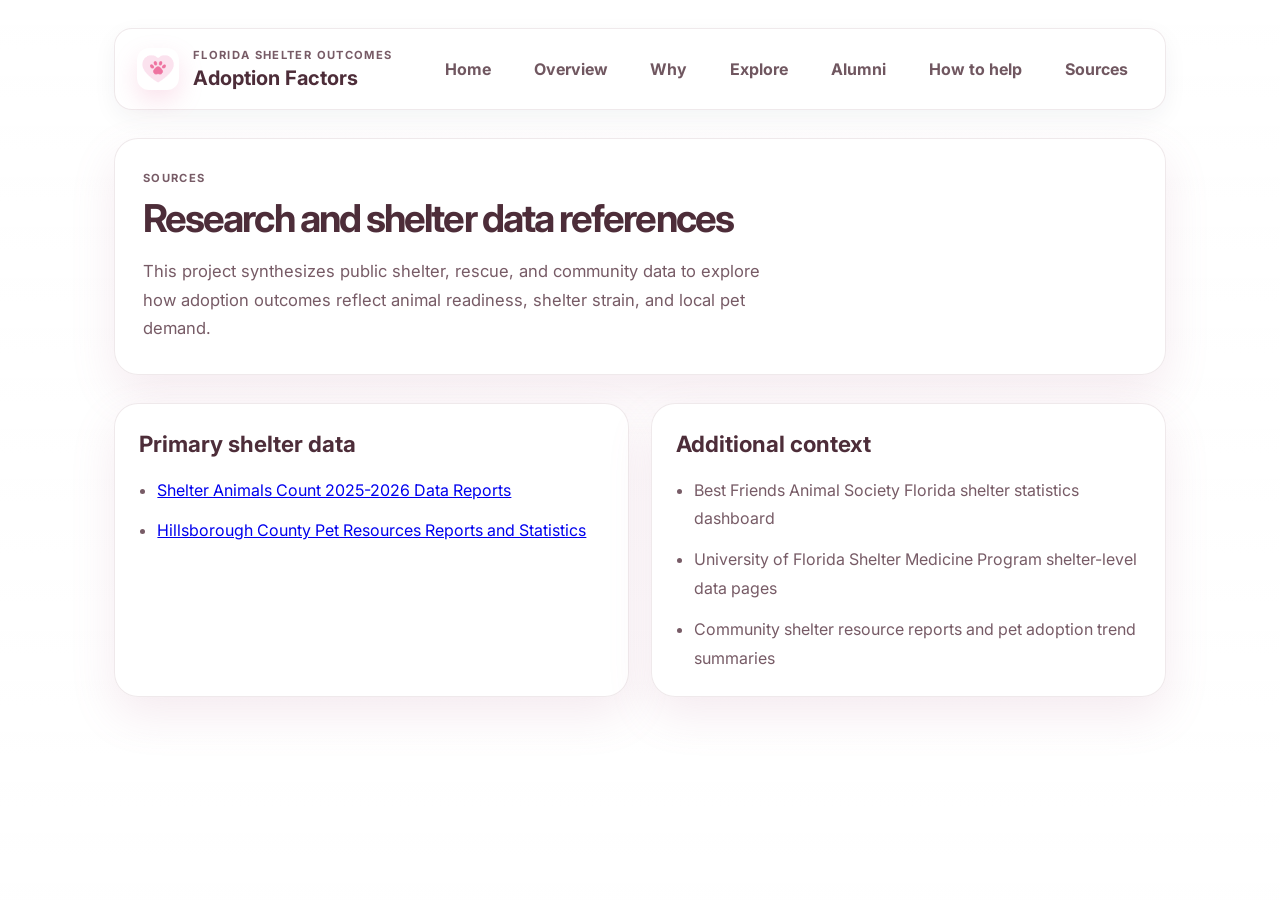
<file: sources.html>
<!DOCTYPE html>
<html lang="en">
  <head>
    <meta charset="UTF-8" />
    <meta name="viewport" content="width=device-width, initial-scale=1.0" />
    <title>Sources | Adoption Factors</title>
    <meta
      name="description"
      content="Sources referenced in the Florida shelter adoption factors project."
    />
    <link rel="preconnect" href="https://fonts.googleapis.com" />
    <link rel="preconnect" href="https://fonts.gstatic.com" crossorigin />
    <link
      href="https://fonts.googleapis.com/css2?family=Inter:wght@400;500;600;700;800&display=swap"
      rel="stylesheet"
    />
    <link rel="stylesheet" href="styles.css" />
  </head>
  <body>
    <div class="page-shell help-page-shell">
      <header class="topbar">
        <div class="brand-wrap">
          <div class="logo-mark">F</div>
          <div>
            <p class="eyebrow">Florida shelter outcomes</p>
            <h1>Adoption Factors</h1>
          </div>
        </div>
        <nav class="nav-links" aria-label="Main navigation">
          <a href="index.html">Home</a>
          <a href="overview.html">Overview</a>
          <a href="why.html">Why</a>
          <a href="explore.html">Explore</a>
          <a href="alumni.html">Alumni</a>
          <a href="help.html">How to help</a>
          <a href="sources.html" aria-current="page">Sources</a>
        </nav>
      </header>

      <main class="help-page-main">
        <section class="help-hero panel">
          <p class="eyebrow">Sources</p>
          <h2>Research and shelter data references</h2>
          <p class="lead">
            This project synthesizes public shelter, rescue, and community data to explore how
            adoption outcomes reflect animal readiness, shelter strain, and local pet demand.
          </p>
        </section>

        <section class="help-grid">
          <article class="help-section panel">
            <h3>Primary shelter data</h3>
            <ul>
              <li><a href="https://www.shelteranimalscount.org/explore-the-data/2025-2026-data-reports/" target="_blank" rel="noreferrer">Shelter Animals Count 2025-2026 Data Reports</a></li>
              <li><a href="https://hcfl.gov/residents/animals-and-pets/pet-advocacy/pet-resources-reports-and-statistics" target="_blank" rel="noreferrer">Hillsborough County Pet Resources Reports and Statistics</a></li>
            </ul>
          </article>

          <article class="help-section panel">
            <h3>Additional context</h3>
            <ul>
              <li>Best Friends Animal Society Florida shelter statistics dashboard</li>
              <li>University of Florida Shelter Medicine Program shelter-level data pages</li>
              <li>Community shelter resource reports and pet adoption trend summaries</li>
            </ul>
          </article>
        </section>
      </main>
    </div>
  </body>
</html>
</file>
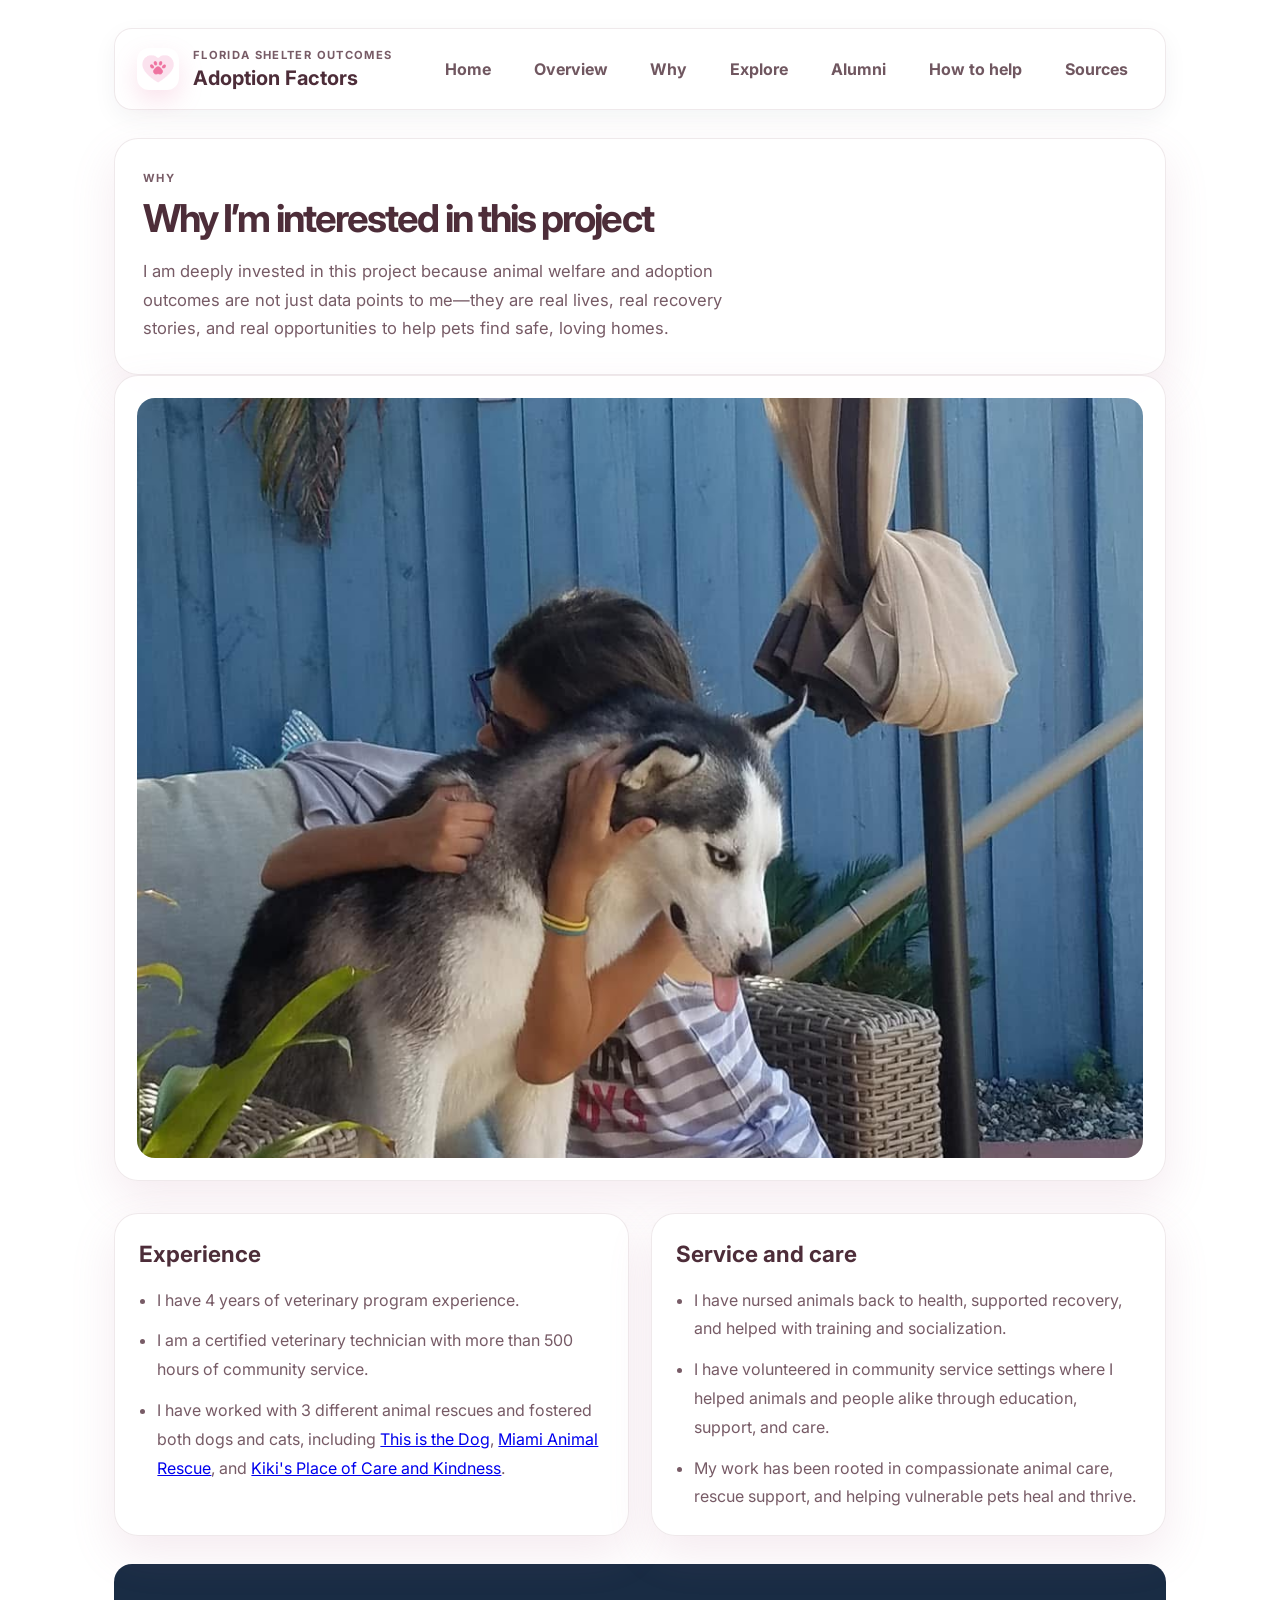
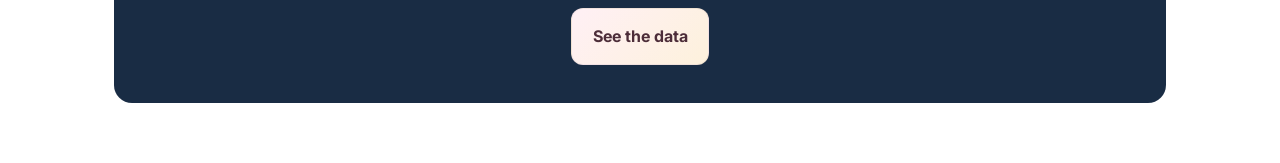
<file: why.html>
<!DOCTYPE html>
<html lang="en">
  <head>
    <meta charset="UTF-8" />
    <meta name="viewport" content="width=device-width, initial-scale=1.0" />
    <title>Why This Project Matters | Adoption Factors</title>
    <meta
      name="description"
      content="Why the author is interested in shelter adoption research and animal welfare work."
    />
    <link rel="preconnect" href="https://fonts.googleapis.com" />
    <link rel="preconnect" href="https://fonts.gstatic.com" crossorigin />
    <link
      href="https://fonts.googleapis.com/css2?family=Inter:wght@400;500;600;700;800&display=swap"
      rel="stylesheet"
    />
    <link rel="stylesheet" href="styles.css" />
  </head>
  <body>
    <div class="page-shell help-page-shell">
      <header class="topbar">
        <div class="brand-wrap">
          <div class="logo-mark">F</div>
          <div>
            <p class="eyebrow">Florida shelter outcomes</p>
            <h1>Adoption Factors</h1>
          </div>
        </div>
        <nav class="nav-links" aria-label="Main navigation">
          <a href="index.html">Home</a>
          <a href="overview.html">Overview</a>
          <a href="why.html" aria-current="page">Why</a>
          <a href="explore.html">Explore</a>
          <a href="alumni.html">Alumni</a>
          <a href="help.html">How to help</a>
          <a href="sources.html">Sources</a>
        </nav>
      </header>

      <main class="help-page-main">
        <section class="help-hero panel">
          <p class="eyebrow">Why</p>
          <h2>Why I’m interested in this project</h2>
          <p class="lead">
            I am deeply invested in this project because animal welfare and adoption outcomes are not just data points to me—they are real lives, real recovery stories, and real opportunities to help pets find safe, loving homes.
          </p>
        </section>

        <section class="panel" style="overflow: hidden; margin-bottom: 32px;">
          <img
            src="IMG_8109.JPG"
            alt="A person with a dog outdoors"
            style="display:block; width:100%; max-height:760px; object-fit:cover; border-radius:18px;"
          />
        </section>

        <section class="help-grid">
          <article class="help-section panel">
            <h3>Experience</h3>
            <ul>
              <li>I have 4 years of veterinary program experience.</li>
              <li>I am a certified veterinary technician with more than 500 hours of community service.</li>
              <li>I have worked with 3 different animal rescues and fostered both dogs and cats, including <a href="https://thisisthedog.org/" target="_blank" rel="noreferrer">This is the Dog</a>, <a href="https://www.miamianimalrescue.org/" target="_blank" rel="noreferrer">Miami Animal Rescue</a>, and <a href="https://www.facebook.com/KikisPlaceofCareandKindness/" target="_blank" rel="noreferrer">Kiki's Place of Care and Kindness</a>.</li>
            </ul>
          </article>

          <article class="help-section panel">
            <h3>Service and care</h3>
            <ul>
              <li>I have nursed animals back to health, supported recovery, and helped with training and socialization.</li>
              <li>I have volunteered in community service settings where I helped animals and people alike through education, support, and care.</li>
              <li>My work has been rooted in compassionate animal care, rescue support, and helping vulnerable pets heal and thrive.</li>
            </ul>
          </article>
        </section>
      </main>

      <footer class="footer">
        <p>
          <a href="explore.html" class="secondary-btn" style="display:inline-flex; margin-top: 6px;">See the data</a>
        </p>
      </footer>
    </div>
  </body>
</html>
</file>
<file: styles.css>
:root {
  --bg: #fff7fb;
  --bg-strong: #ffeaf4;
  --panel: rgba(255, 255, 255, 0.9);
  --panel-strong: #ffffff;
  --ink: #4d2d39;
  --muted: #775b66;
  --line: rgba(120, 72, 92, 0.12);
  --primary: #e87ca9;
  --primary-soft: #ffd9ea;
  --coral: #f7a7a8;
  --mint: #bfe7d6;
  --purple: #d7c5ff;
  --amber: #f8dd9d;
  --shadow: 0 18px 45px rgba(181, 116, 146, 0.14);
}

* {
  box-sizing: border-box;
}

html {
  scroll-behavior: smooth;
}

body {
  margin: 0;
  font-family: "Inter", sans-serif;
  background:
    linear-gradient(rgba(255, 255, 255, 0.72), rgba(255, 255, 255, 0.78)),
    url("https://img.magnific.com/free-vector/frame-with-dogs-vector-white-background_53876-127700.jpg?semt=ais_hybrid&w=740&q=80") center/cover no-repeat fixed;
  color: var(--ink);
}

img {
  max-width: 100%;
  display: block;
}

button,
select {
  font: inherit;
}

.page-shell {
  max-width: 1280px;
  margin: 0 auto;
  padding: 28px 24px 60px;
}

.topbar {
  position: sticky;
  top: 14px;
  z-index: 20;
  display: flex;
  align-items: center;
  justify-content: space-between;
  gap: 18px;
  padding: 18px 22px;
  background: rgba(255, 255, 255, 0.75);
  border: 1px solid var(--line);
  border-radius: 18px;
  backdrop-filter: blur(10px);
  box-shadow: 0 8px 25px rgba(15, 36, 61, 0.05);
}

.brand-wrap {
  display: flex;
  align-items: center;
  gap: 14px;
}

.logo-mark {
  width: 42px;
  height: 42px;
  border-radius: 12px;
  background-image: url("paw%20print%20.webp");
  background-size: cover;
  background-position: center;
  background-repeat: no-repeat;
  color: transparent;
  display: grid;
  place-items: center;
  font-weight: 800;
  box-shadow: 0 10px 25px rgba(232, 124, 169, 0.22);
  overflow: hidden;
  font-size: 0;
  line-height: 0;
}

.eyebrow {
  margin: 0;
  text-transform: uppercase;
  letter-spacing: 0.12em;
  font-size: 0.7rem;
  font-weight: 700;
  color: var(--muted);
}

.brand-wrap h1 {
  margin: 4px 0 0;
  font-size: 1.25rem;
}

.author-credit {
  margin: 4px 0 0;
  font-size: 0.72rem;
  font-weight: 600;
  letter-spacing: 0.04em;
  color: var(--muted);
}

.nav-links {
  display: flex;
  gap: 12px;
  align-items: center;
  flex-wrap: wrap;
}

.nav-links a {
  color: var(--ink);
  text-decoration: none;
  font-weight: 700;
  opacity: 0.8;
  padding: 0.7rem 0.9rem;
  border-radius: 10px;
  border: 1px solid transparent;
  transition: all 0.18s ease;
}

.nav-links a:hover,
.nav-links a:focus-visible {
  background: rgba(232, 124, 169, 0.1);
  border-color: rgba(232, 124, 169, 0.18);
  opacity: 1;
}

.hero {
  display: grid;
  grid-template-columns: 1.1fr 0.9fr;
  gap: 26px;
  margin-top: 28px;
}

.hero-copy,
.hero-panel,
.panel,
.stat-card {
  background: var(--panel);
  border: 1px solid var(--line);
  border-radius: 24px;
  box-shadow: var(--shadow);
}

.hero-copy {
  padding: 36px 34px;
}

.hero-copy h2 {
  margin: 12px 0 16px;
  font-size: clamp(2.2rem, 4vw, 4rem);
  line-height: 1.05;
  letter-spacing: -0.05em;
}

.lead {
  margin: 0;
  max-width: 62ch;
  color: var(--muted);
  font-size: 1.04rem;
  line-height: 1.7;
}

.cta-row {
  display: flex;
  gap: 14px;
  margin-top: 24px;
  flex-wrap: wrap;
}

.primary-btn,
.secondary-btn {
  display: inline-flex;
  align-items: center;
  justify-content: center;
  padding: 0.9rem 1.3rem;
  border-radius: 12px;
  text-decoration: none;
  font-weight: 700;
  transition: transform 0.18s ease, box-shadow 0.18s ease;
}

.primary-btn {
  background: linear-gradient(135deg, #ffd7e8, #f8cfe2);
  color: #4d2d39;
  box-shadow: 0 14px 24px rgba(232, 124, 169, 0.18);
}

.secondary-btn {
  background: linear-gradient(135deg, #fff0f5, #fdf1dc);
  color: #4d2d39;
  border: 1px solid rgba(77, 45, 57, 0.08);
}

.primary-btn:hover,
.secondary-btn:hover {
  transform: translateY(-1px);
}

.hero-panel {
  padding: 20px;
  display: grid;
  gap: 14px;
}

.metric-card {
  background: linear-gradient(180deg, rgba(255,255,255,0.96), rgba(246,250,255,0.96));
  border: 1px solid var(--line);
  border-radius: 18px;
  padding: 18px 18px 16px;
  display: flex;
  flex-direction: column;
  gap: 8px;
}

.metric-card.highlight {
  background: linear-gradient(135deg, rgba(232, 124, 169, 0.12), rgba(215, 197, 255, 0.14));
}

.metric-card .label {
  font-size: 0.72rem;
  font-weight: 700;
  letter-spacing: 0.08em;
  text-transform: uppercase;
  color: var(--muted);
}

.metric-card strong {
  font-size: 1.2rem;
}

.metric-card small {
  line-height: 1.5;
  color: var(--muted);
}

.why-section {
  margin-top: 28px;
}

.why-grid {
  display: grid;
  grid-template-columns: 1.1fr 1.3fr;
  gap: 24px;
  align-items: stretch;
}

.why-photo-panel {
  background: var(--panel);
  border: 1px solid var(--line);
  border-radius: 24px;
  overflow: hidden;
  box-shadow: var(--shadow);
}

.why-photo-panel img {
  width: 100%;
  height: 100%;
  min-height: 440px;
  object-fit: cover;
  object-position: center center;
}

.why-copy {
  padding: 28px 26px;
}

.why-copy p {
  margin: 0 0 16px;
  color: var(--muted);
  line-height: 1.75;
}

.reason-list,
.organization-list ul {
  margin: 0;
  padding-left: 1.2rem;
  color: var(--muted);
  line-height: 1.8;
}

.reason-list {
  margin: 18px 0;
}

.organization-list,
.clinic-list {
  margin-top: 20px;
}

.organization-list h4,
.clinic-list h4 {
  margin: 0 0 10px;
  font-size: 1rem;
}

.organization-list ul {
  list-style: disc;
}

.organization-list a,
.clinic-list p {
  color: var(--ink);
  text-decoration: none;
  font-weight: 600;
}

.organization-list a:hover,
.organization-list a:focus-visible {
  color: var(--primary);
}

.clinic-list p {
  margin: 0 0 8px;
  color: var(--muted);
}

.cute-dogs-section {
  margin-top: 28px;
}

.pet-gallery {
  display: grid;
  grid-template-columns: repeat(2, minmax(0, 1fr));
  gap: 22px;
  margin-top: 28px;
}

.pet-card {
  background: var(--panel);
  border: 1px solid var(--line);
  border-radius: 24px;
  overflow: hidden;
  box-shadow: var(--shadow);
}

.pet-card img {
  width: 100%;
  height: 320px;
  object-fit: cover;
  object-position: center center;
}

.pet-meta {
  display: flex;
  align-items: center;
  justify-content: space-between;
  gap: 16px;
  padding: 18px 18px 20px;
}

.pet-meta h3 {
  margin: 6px 0 0;
  font-size: 1.25rem;
}

.chip {
  display: inline-flex;
  align-items: center;
  padding: 0.45rem 0.7rem;
  border-radius: 999px;
  background: rgba(232, 124, 169, 0.12);
  color: var(--primary);
  font-weight: 700;
  font-size: 0.72rem;
  letter-spacing: 0.04em;
  text-transform: uppercase;
}

.stats-grid {
  display: grid;
  grid-template-columns: repeat(4, minmax(0, 1fr));
  gap: 18px;
  margin-top: 28px;
}

.stat-card {
  padding: 20px 18px 18px;
}

.stat-topline {
  color: var(--muted);
  text-transform: uppercase;
  letter-spacing: 0.09em;
  font-size: 0.7rem;
  font-weight: 700;
}

.stat-value {
  font-size: clamp(2rem, 2vw, 2.5rem);
  font-weight: 800;
  letter-spacing: -0.05em;
  margin: 12px 0 8px;
}

.stat-card p {
  margin: 0;
  color: var(--muted);
  line-height: 1.55;
}

section[id] {
  scroll-margin-top: 110px;
}

.dashboard-shell {
  margin-top: 28px;
}

.section-header {
  margin-bottom: 18px;
}

.section-header h3 {
  margin: 8px 0 0;
  font-size: 2rem;
  letter-spacing: -0.04em;
}

.dashboard {
  display: grid;
  grid-template-columns: 360px minmax(0, 1fr);
  gap: 24px;
}

.panel {
  padding: 22px;
}

.controls-panel {
  display: flex;
  flex-direction: column;
  gap: 14px;
}

.controls-panel h3,
.mini-panel h3,
.narrative-panel h3 {
  margin: 0 0 10px;
  font-size: 1.2rem;
}

label {
  font-weight: 600;
  color: var(--muted);
}

select {
  width: 100%;
  padding: 0.85rem 1rem;
  border: 1px solid var(--line);
  border-radius: 12px;
  background: rgba(255, 255, 255, 0.9);
  color: var(--ink);
  box-shadow: inset 0 1px 2px rgba(15, 36, 61, 0.04);
}

.legend-box {
  margin-top: 10px;
  padding: 16px;
  background: linear-gradient(135deg, rgba(40, 181, 163, 0.09), rgba(15, 123, 255, 0.07));
  border: 1px solid rgba(40, 181, 163, 0.1);
  border-radius: 14px;
}

.legend-box h4 {
  margin: 0 0 8px;
}

.legend-box p {
  margin: 0;
  color: var(--muted);
  line-height: 1.6;
}

.chart-panel {
  min-height: 520px;
  display: flex;
}

#primaryChart,
#breedChart,
#fertilityChart,
#sexChart,
#conditionChart,
#scatterChart,
#seasonalChart {
  width: 100%;
  min-height: 260px;
}

#scatterChart {
  min-height: 320px;
}

#seasonalChart {
  min-height: 420px;
}

.seasonal-panel {
  margin-top: 24px;
  min-height: 480px;
}

.social-grid {
  display: grid;
  grid-template-columns: repeat(2, minmax(0, 1fr));
  gap: 22px;
  margin-top: 24px;
}

.mini-grid {
  display: grid;
  grid-template-columns: repeat(2, minmax(0, 1fr));
  gap: 22px;
  margin-top: 24px;
}

.mini-panel {
  min-height: 300px;
}

.scatter-panel {
  grid-column: 1 / -1;
  min-height: 400px;
}

.insight-section {
  margin-top: 24px;
}

.narrative-panel ul {
  padding-left: 1.2rem;
  color: var(--muted);
  line-height: 1.8;
  margin: 0;
}

.narrative-panel li + li {
  margin-top: 8px;
}

.help-page-shell {
  max-width: 1100px;
}

.help-page-main {
  margin-top: 28px;
}

.help-hero {
  padding: 32px 28px;
}

.help-hero h2 {
  margin: 10px 0 16px;
  font-size: clamp(2rem, 3vw, 3rem);
  letter-spacing: -0.05em;
}

.help-grid {
  display: grid;
  grid-template-columns: repeat(2, minmax(0, 1fr));
  gap: 22px;
  margin-top: 28px;
}

.help-section {
  padding: 24px;
}

.help-section h3 {
  margin-top: 0;
  margin-bottom: 16px;
  font-size: 1.4rem;
  line-height: 1.4;
}

.paw-heading {
  display: flex;
  align-items: center;
  gap: 10px;
}

.paw-heading::before {
  content: "🐾";
  font-size: 1.15rem;
  line-height: 1;
}

.help-section ul {
  margin: 0;
  padding-left: 1.15rem;
  color: var(--muted);
  line-height: 1.8;
}

.help-section li + li {
  margin-top: 12px;
}

.footer {
  margin-top: 28px;
  background: rgba(16, 36, 61, 0.96);
  color: rgba(255, 255, 255, 0.8);
  border-radius: 18px;
  padding: 22px 24px;
  text-align: center;
  line-height: 1.6;
}

@media (max-width: 980px) {
  .hero,
  .dashboard,
  .mini-grid,
  .pet-gallery,
  .stats-grid,
  .help-grid {
    grid-template-columns: 1fr;
  }

  .nav-links {
    display: none;
  }

  .page-shell {
    padding-left: 16px;
    padding-right: 16px;
  }
}
</file>
